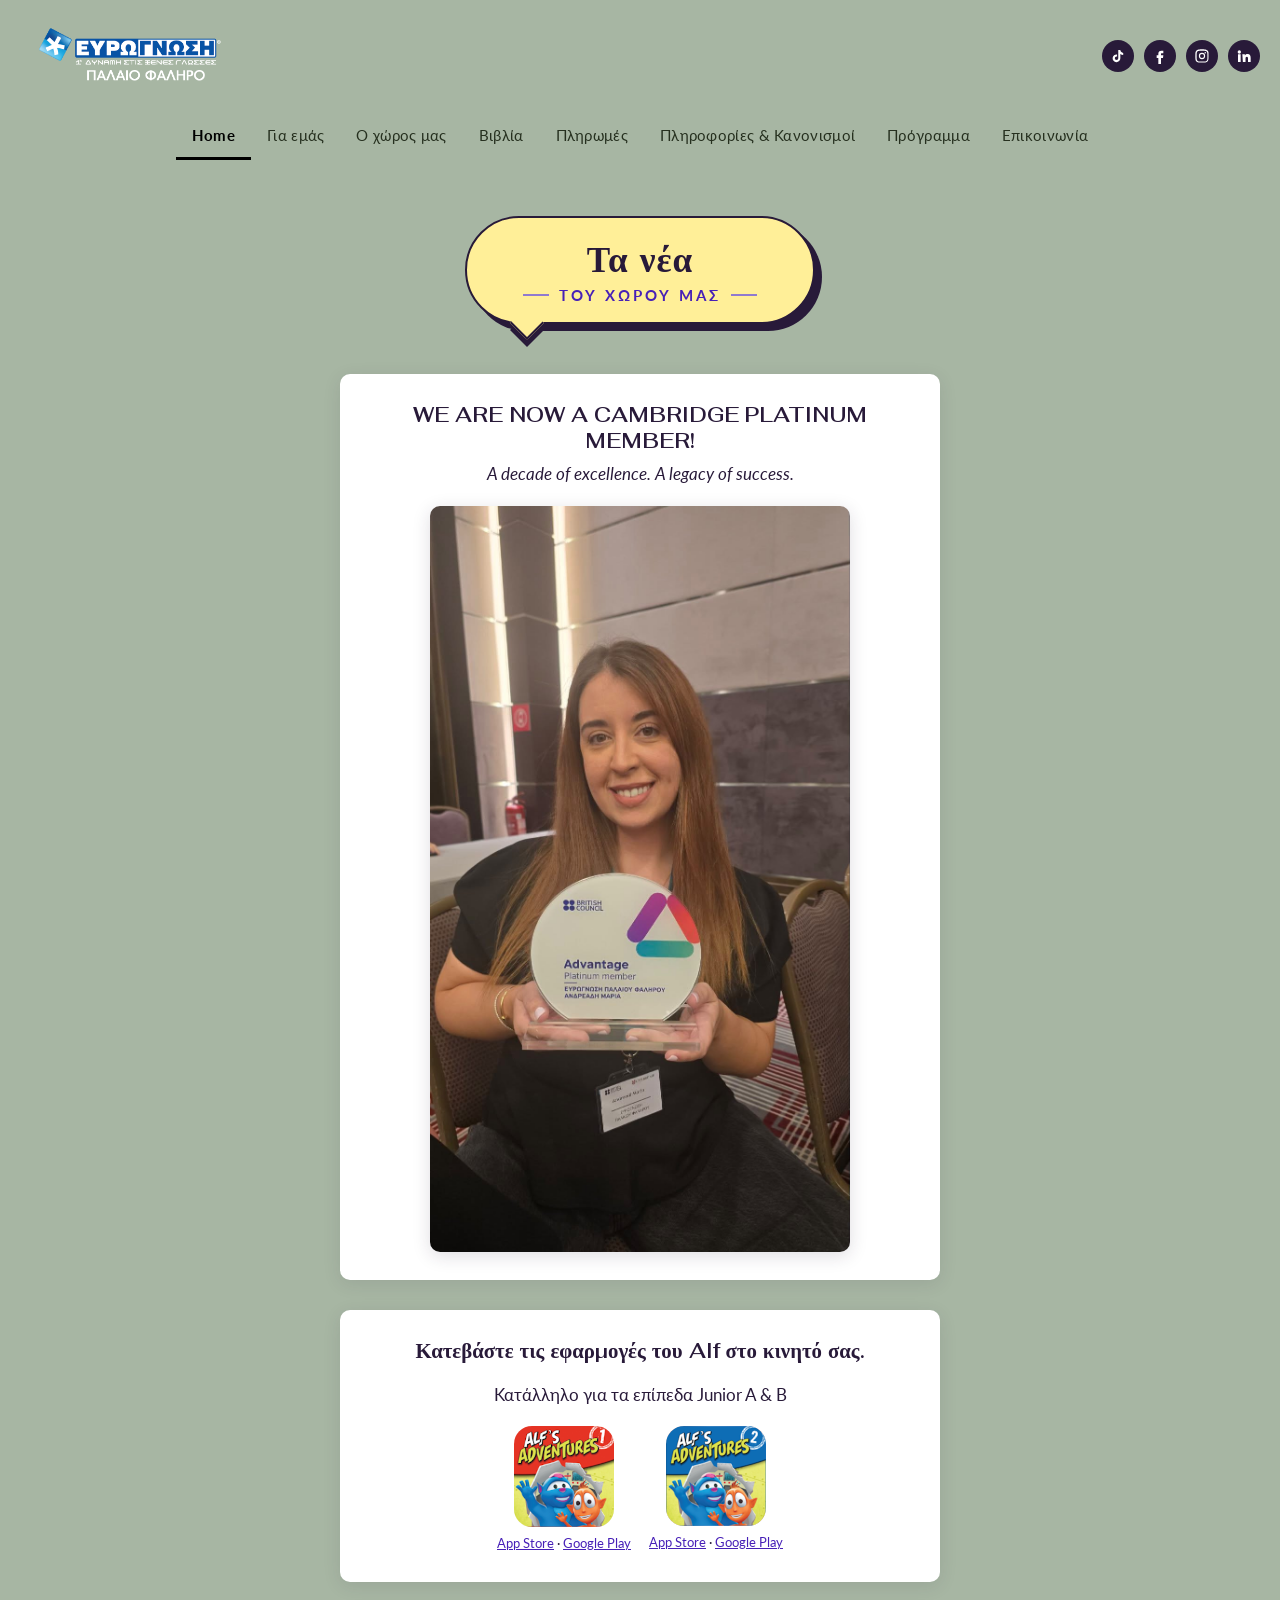
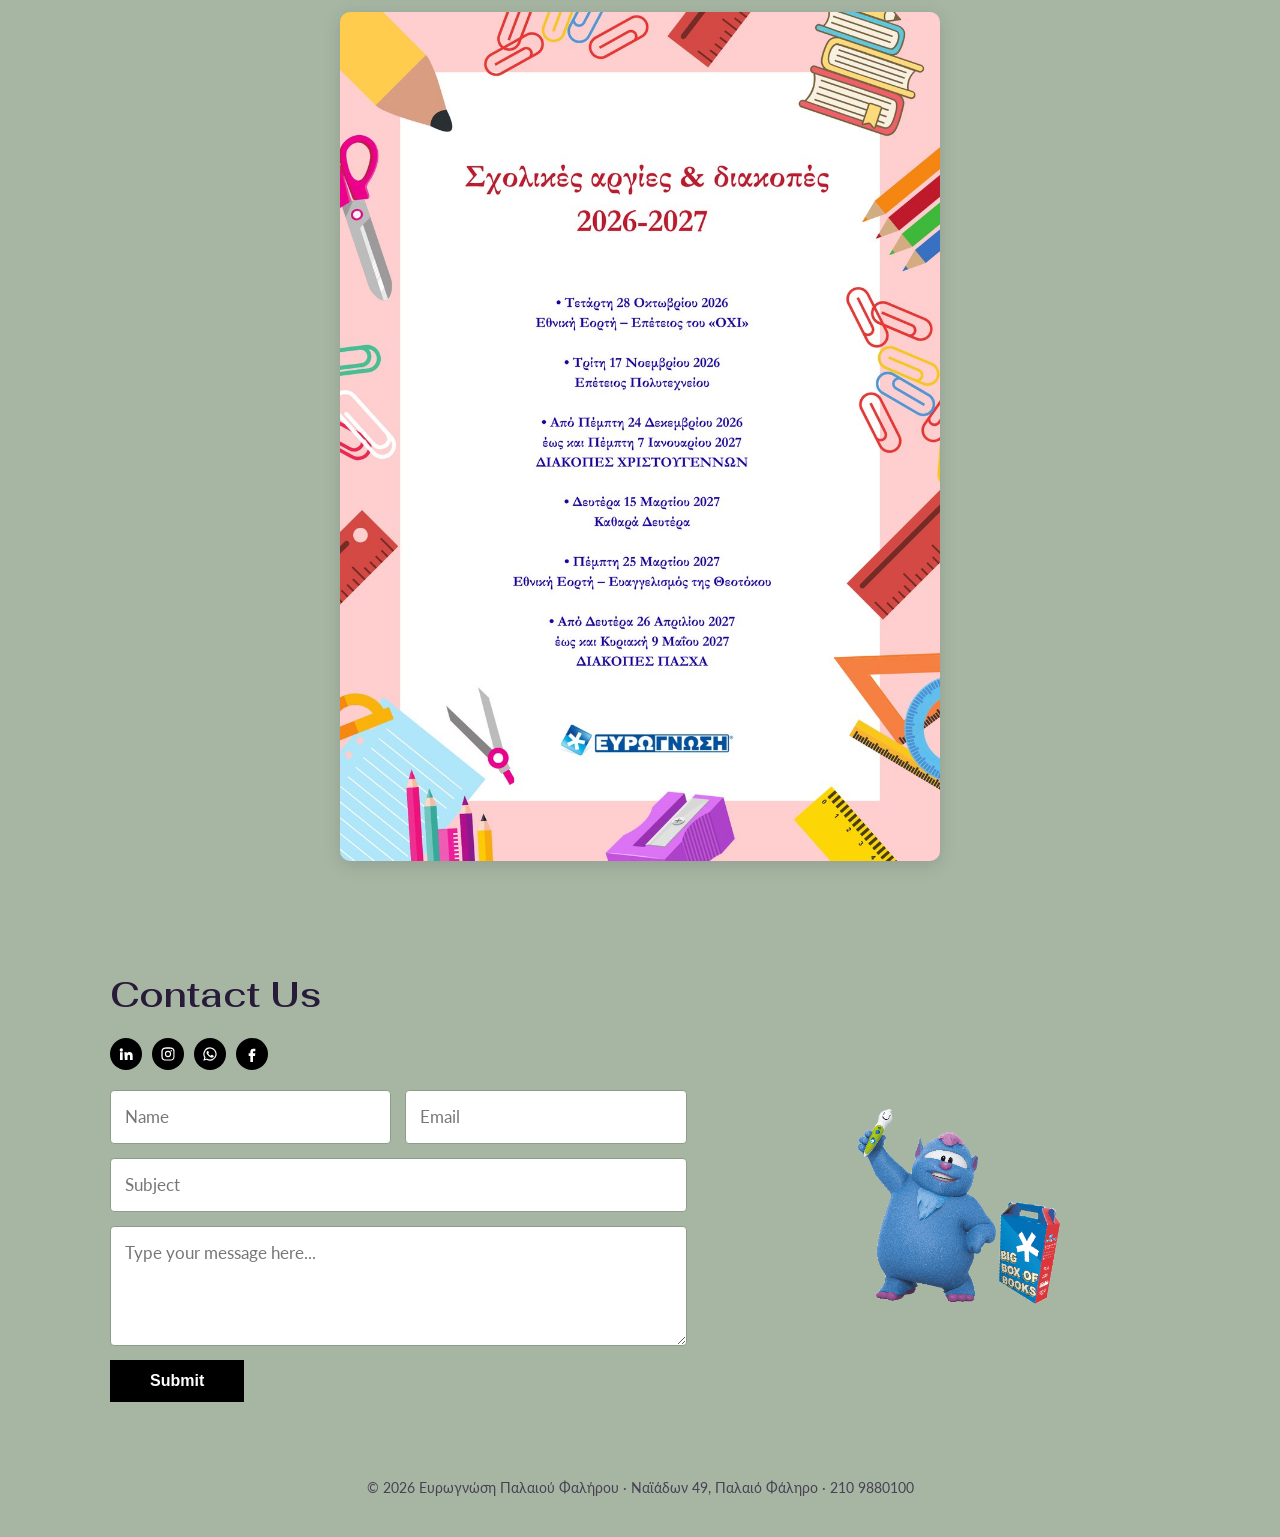
<file: index.html>
<!DOCTYPE html>
<html lang="el">
<head>
  <meta charset="utf-8">
  <meta name="viewport" content="width=device-width, initial-scale=1">
  <title>Eurognosi Falirou Language School</title>
  <meta name="description" content="Ευρωγνώση Παλαιού Φαλήρου – Κέντρο Ξένων Γλωσσών">
  <link rel="icon" type="image/png" href="images/favicon.png">
  <link rel="preconnect" href="https://fonts.googleapis.com">
  <link rel="preconnect" href="https://fonts.gstatic.com" crossorigin>
  <link href="https://fonts.googleapis.com/css2?family=Fahkwang:wght@400;600&family=Lato:wght@300;400;700&display=swap" rel="stylesheet">
  <link rel="stylesheet" href="css/style.css">
</head>
<body>
  <header class="site-header">
    <div class="header-top">
      <a class="logo" href="index.html"><img src="images/logo.png" alt="ΕΥΡΩΓΝΩΣΗ Παλαιού Φαλήρου" width="220" height="91"></a>
      <ul class="social"><li><a href="https://www.tiktok.com/@eurognosi_faliro" target="_blank" rel="noopener" aria-label="TikTok"><svg viewBox="0 0 24 24" aria-hidden="true"><path d="M16.6 5.8A4.3 4.3 0 0 1 15.5 3h-3.1v12.4a2.6 2.6 0 1 1-2.6-2.6c.3 0 .5 0 .8.1V9.7a5.8 5.8 0 1 0 4.9 5.7V9.1a7.4 7.4 0 0 0 4.3 1.4V7.4a4.3 4.3 0 0 1-3.2-1.6z"/></svg></a></li><li><a href="https://www.facebook.com/eurognosifalirou" target="_blank" rel="noopener" aria-label="Facebook"><svg viewBox="0 0 24 24" aria-hidden="true"><path d="M14 8h3V4h-3c-2.8 0-4.5 1.8-4.5 4.6V11H7v4h2.5v9h4v-9h3l.5-4h-3.5V8.8c0-.5.3-.8.5-.8z"/></svg></a></li><li><a href="https://www.instagram.com/eurognosifalirou/" target="_blank" rel="noopener" aria-label="Instagram"><svg viewBox="0 0 24 24" aria-hidden="true"><path d="M12 7.3A4.7 4.7 0 1 0 12 16.7 4.7 4.7 0 0 0 12 7.3zm0 7.7a3 3 0 1 1 0-6 3 3 0 0 1 0 6zm6-7.9a1.1 1.1 0 1 1-2.2 0 1.1 1.1 0 0 1 2.2 0zM21.9 8c-.1-1.6-.4-3-1.6-4.2S17.6 2.2 16 2.1C14.4 2 9.6 2 8 2.1 6.4 2.2 5 2.5 3.8 3.7S2.2 6.4 2.1 8C2 9.6 2 14.4 2.1 16c.1 1.6.4 3 1.6 4.2s2.6 1.5 4.2 1.6c1.6.1 6.4.1 8 0 1.6-.1 3-.4 4.2-1.6s1.5-2.6 1.6-4.2c.1-1.6.1-6.4 0-8zM19.8 18a3.2 3.2 0 0 1-1.8 1.8c-1.3.5-4.3.4-5.9.4s-4.6.1-5.9-.4A3.2 3.2 0 0 1 4.4 18c-.5-1.3-.4-4.3-.4-5.9s-.1-4.6.4-5.9A3.2 3.2 0 0 1 6.2 4.4C7.5 3.9 10.5 4 12 4s4.6-.1 5.9.4a3.2 3.2 0 0 1 1.8 1.8c.5 1.3.4 4.3.4 5.9s.2 4.6-.3 5.9z"/></svg></a></li><li><a href="https://www.linkedin.com/in/maria-andreadi-55410315a/" target="_blank" rel="noopener" aria-label="LinkedIn"><svg viewBox="0 0 24 24" aria-hidden="true"><path d="M4.98 3.5a2.5 2.5 0 1 1 0 5 2.5 2.5 0 0 1 0-5zM3 9.5h4V21H3zM9.5 9.5h3.8v1.6h.1c.5-1 1.8-2 3.8-2 4 0 4.8 2.6 4.8 6V21h-4v-5.2c0-1.2 0-2.8-1.7-2.8s-2 1.3-2 2.7V21h-4z"/></svg></a></li></ul>
      <button class="nav-toggle" aria-label="Μενού" aria-expanded="false"><span></span><span></span><span></span></button>
    </div>
    <nav class="main-nav" aria-label="Κύριο μενού">
      <ul>
          <li><a href="index.html" class="active" aria-current="page">Home</a></li>
          <li><a href="about.html">Για εμάς</a></li>
          <li><a href="our-space.html">Ο χώρος μας</a></li>
          <li><a href="books.html">Βιβλία</a><ul class="submenu"><li><a href="https://www.eurognosibooks.com/shop/category/4/index.html" target="_blank" rel="noopener">books</a></li></ul></li>
          <li><a href="payments.html">Πληρωμές</a></li>
          <li><a href="info.html">Πληροφορίες &amp; Κανονισμοί</a></li>
          <li><a href="schedule.html">Πρόγραμμα</a></li>
          <li><a href="contact.html">Επικοινωνία</a></li>
      </ul>
    </nav>
  </header>

  <main>
    <section class="section-home">
      <div class="container home-grid">
        <div>
          <h2 class="home-heading">Τα νέα <span class="sub">του χώρου μας</span></h2>
          <div class="card news-award">
            <h3>WE ARE NOW A CAMBRIDGE PLATINUM MEMBER!</h3>
            <p>A decade of excellence. A legacy of success.</p>
            <img class="poster" src="images/cambridge-platinum-award.jpg" alt="Η κ. Ανδρεάδη Μαρία με το βραβείο Cambridge Platinum Member" width="901" height="1600">
          </div>
          <div class="card" style="margin-top:30px">
            <h3>Κατεβάστε τις εφαρμογές του Alf στο κινητό σας.</h3>
            <p>Κατάλληλο για τα επίπεδα Junior A &amp; B</p>
            <div class="apps">
              <div class="app">
                <a class="app-link" href="https://play.google.com/store/apps/details?id=com.hamilton.AlfsAdventures1"
                   data-ios="https://apps.apple.com/app/id6745763715" target="_blank" rel="noopener">
                  <img src="images/alf-app-1.png" alt="Alf's Adventures 1" width="100" height="101">
                </a>
                <span class="stores">
                  <a href="https://apps.apple.com/app/id6745763715" target="_blank" rel="noopener">App Store</a> ·
                  <a href="https://play.google.com/store/apps/details?id=com.hamilton.AlfsAdventures1" target="_blank" rel="noopener">Google Play</a>
                </span>
              </div>
              <div class="app">
                <a class="app-link" href="https://play.google.com/store/apps/details?id=com.hamilton.AlfsAdventures2"
                   data-ios="https://apps.apple.com/app/id6748366692" target="_blank" rel="noopener">
                  <img src="images/alf-app-2.png" alt="Alf's Adventures 2" width="100" height="101">
                </a>
                <span class="stores">
                  <a href="https://apps.apple.com/app/id6748366692" target="_blank" rel="noopener">App Store</a> ·
                  <a href="https://play.google.com/store/apps/details?id=com.hamilton.AlfsAdventures2" target="_blank" rel="noopener">Google Play</a>
                </span>
              </div>
            </div>
          </div>
          <img class="poster" style="margin-top:30px" src="images/holidays-2026-2027.jpg" alt="Σχολικές αργίες &amp; διακοπές 2026-2027" width="1000" height="1414" loading="lazy">
        </div>
      </div>
    </section>
  </main>

  <footer class="site-footer">
    <div class="container footer-grid">
      <div>
        <h2>Contact Us</h2>
        <ul class="social"><li><a href="https://www.linkedin.com/in/maria-andreadi-55410315a/" target="_blank" rel="noopener" aria-label="LinkedIn"><svg viewBox="0 0 24 24" aria-hidden="true"><path d="M4.98 3.5a2.5 2.5 0 1 1 0 5 2.5 2.5 0 0 1 0-5zM3 9.5h4V21H3zM9.5 9.5h3.8v1.6h.1c.5-1 1.8-2 3.8-2 4 0 4.8 2.6 4.8 6V21h-4v-5.2c0-1.2 0-2.8-1.7-2.8s-2 1.3-2 2.7V21h-4z"/></svg></a></li><li><a href="https://www.instagram.com/eurognosifalirou/" target="_blank" rel="noopener" aria-label="Instagram"><svg viewBox="0 0 24 24" aria-hidden="true"><path d="M12 7.3A4.7 4.7 0 1 0 12 16.7 4.7 4.7 0 0 0 12 7.3zm0 7.7a3 3 0 1 1 0-6 3 3 0 0 1 0 6zm6-7.9a1.1 1.1 0 1 1-2.2 0 1.1 1.1 0 0 1 2.2 0zM21.9 8c-.1-1.6-.4-3-1.6-4.2S17.6 2.2 16 2.1C14.4 2 9.6 2 8 2.1 6.4 2.2 5 2.5 3.8 3.7S2.2 6.4 2.1 8C2 9.6 2 14.4 2.1 16c.1 1.6.4 3 1.6 4.2s2.6 1.5 4.2 1.6c1.6.1 6.4.1 8 0 1.6-.1 3-.4 4.2-1.6s1.5-2.6 1.6-4.2c.1-1.6.1-6.4 0-8zM19.8 18a3.2 3.2 0 0 1-1.8 1.8c-1.3.5-4.3.4-5.9.4s-4.6.1-5.9-.4A3.2 3.2 0 0 1 4.4 18c-.5-1.3-.4-4.3-.4-5.9s-.1-4.6.4-5.9A3.2 3.2 0 0 1 6.2 4.4C7.5 3.9 10.5 4 12 4s4.6-.1 5.9.4a3.2 3.2 0 0 1 1.8 1.8c.5 1.3.4 4.3.4 5.9s.2 4.6-.3 5.9z"/></svg></a></li><li><a href="tel:+306947251760" target="_blank" rel="noopener" aria-label="WhatsApp"><svg viewBox="0 0 24 24" aria-hidden="true"><path d="M12 2a10 10 0 0 0-8.6 15.1L2 22l5-1.3A10 10 0 1 0 12 2zm0 18.2a8.2 8.2 0 0 1-4.2-1.1l-.3-.2-3 .8.8-2.9-.2-.3A8.2 8.2 0 1 1 12 20.2zm4.5-6.1c-.2-.1-1.5-.7-1.7-.8s-.4-.1-.6.1-.7.8-.8 1-.3.2-.5.1a6.7 6.7 0 0 1-3.3-2.9c-.3-.4.2-.4.7-1.4.1-.2 0-.3 0-.4l-.8-1.8c-.2-.5-.4-.4-.6-.4h-.5a1 1 0 0 0-.7.3 3 3 0 0 0-.9 2.2 5.1 5.1 0 0 0 1.1 2.7 11.6 11.6 0 0 0 4.5 4c1.7.7 2.3.8 3.2.6a2.7 2.7 0 0 0 1.8-1.3 2.2 2.2 0 0 0 .2-1.3c-.1-.1-.3-.2-.5-.3z"/></svg></a></li><li><a href="https://www.facebook.com/eurognosifalirou/" target="_blank" rel="noopener" aria-label="Facebook"><svg viewBox="0 0 24 24" aria-hidden="true"><path d="M14 8h3V4h-3c-2.8 0-4.5 1.8-4.5 4.6V11H7v4h2.5v9h4v-9h3l.5-4h-3.5V8.8c0-.5.3-.8.5-.8z"/></svg></a></li></ul>
        <form class="contact-form" data-to="palaiofaliro1@eurognosi.info">
          <input type="text" name="name" placeholder="Name" aria-label="Name" required>
          <input type="email" name="email" placeholder="Email" aria-label="Email" required>
          <input class="full" type="text" name="subject" placeholder="Subject" aria-label="Subject">
          <textarea class="full" name="message" placeholder="Type your message here..." aria-label="Message" required></textarea>
          <button class="btn" type="submit">Submit</button>
          <p class="form-msg" role="status"></p>
        </form>
      </div>
      <img class="footer-alf" src="images/alf.png" alt="Alf" width="600" height="374" loading="lazy">
    </div>
    <p class="copyright">&copy; <span id="year">2026</span> Ευρωγνώση Παλαιού Φαλήρου · Ναϊάδων 49, Παλαιό Φάληρο · 210 9880100</p>
  </footer>

  <script>document.getElementById('year').textContent = new Date().getFullYear();</script>
  <script src="js/main.js"></script>
</body>
</html>
</file>
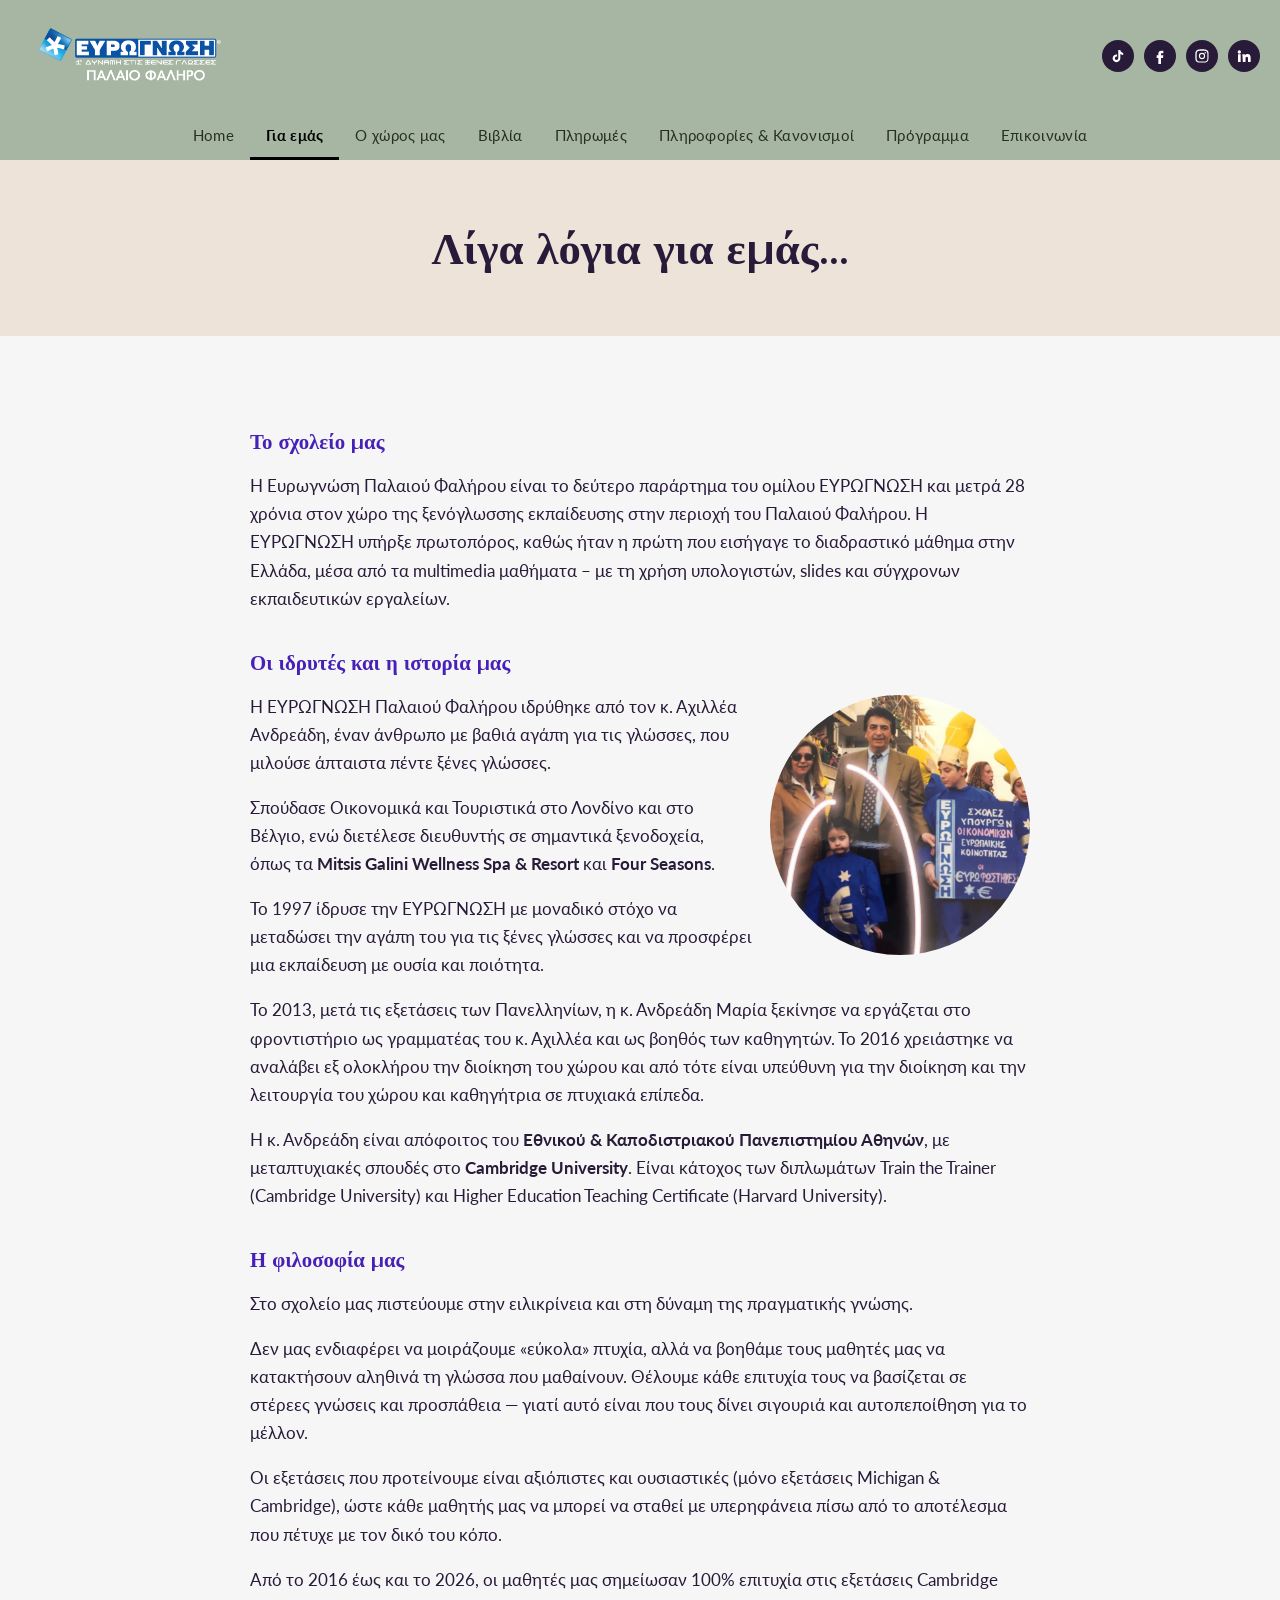
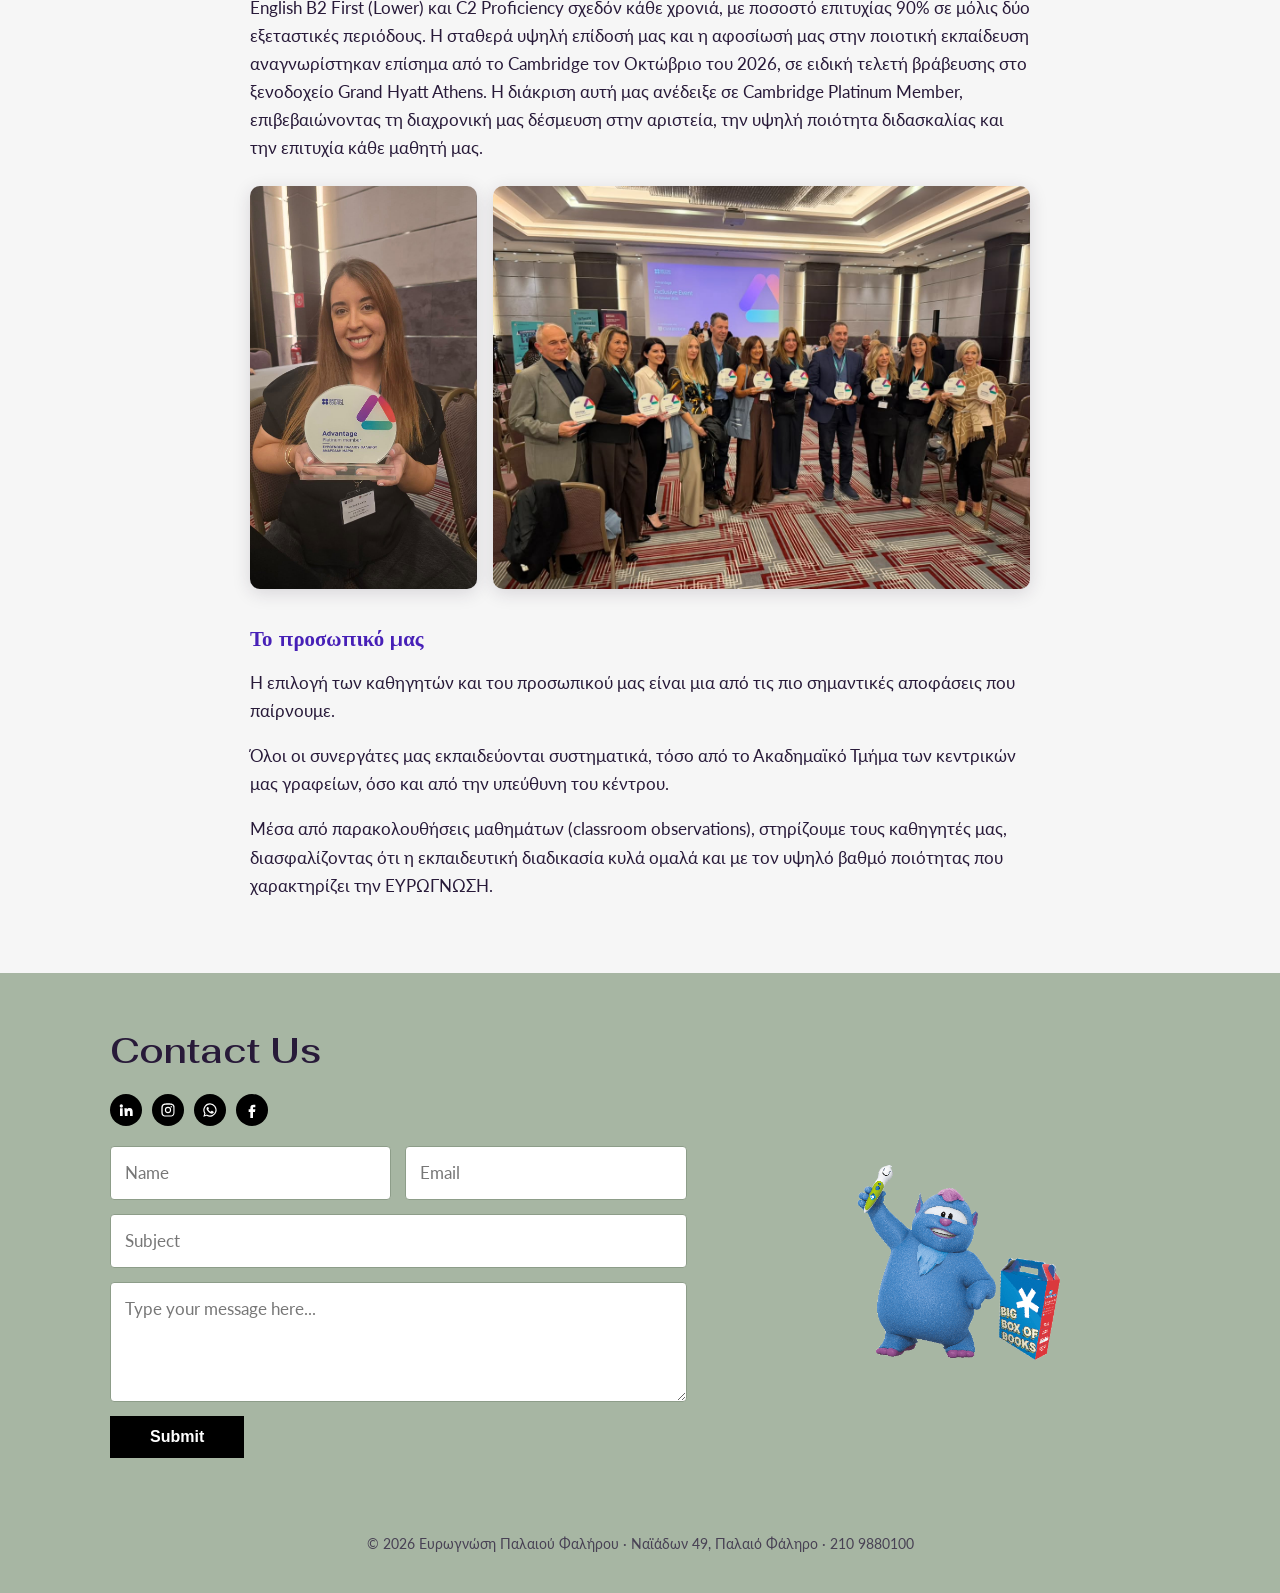
<file: about.html>
<!DOCTYPE html>
<html lang="el">
<head>
  <meta charset="utf-8">
  <meta name="viewport" content="width=device-width, initial-scale=1">
  <title>Για εμάς | www.eurognosifaliro.com</title>
  <meta name="description" content="Ευρωγνώση Παλαιού Φαλήρου – Κέντρο Ξένων Γλωσσών">
  <link rel="icon" type="image/png" href="images/favicon.png">
  <link rel="preconnect" href="https://fonts.googleapis.com">
  <link rel="preconnect" href="https://fonts.gstatic.com" crossorigin>
  <link href="https://fonts.googleapis.com/css2?family=Fahkwang:wght@400;600&family=Lato:wght@300;400;700&display=swap" rel="stylesheet">
  <link rel="stylesheet" href="css/style.css">
</head>
<body>
  <header class="site-header">
    <div class="header-top">
      <a class="logo" href="index.html"><img src="images/logo.png" alt="ΕΥΡΩΓΝΩΣΗ Παλαιού Φαλήρου" width="220" height="91"></a>
      <ul class="social"><li><a href="https://www.tiktok.com/@eurognosi_faliro" target="_blank" rel="noopener" aria-label="TikTok"><svg viewBox="0 0 24 24" aria-hidden="true"><path d="M16.6 5.8A4.3 4.3 0 0 1 15.5 3h-3.1v12.4a2.6 2.6 0 1 1-2.6-2.6c.3 0 .5 0 .8.1V9.7a5.8 5.8 0 1 0 4.9 5.7V9.1a7.4 7.4 0 0 0 4.3 1.4V7.4a4.3 4.3 0 0 1-3.2-1.6z"/></svg></a></li><li><a href="https://www.facebook.com/eurognosifalirou" target="_blank" rel="noopener" aria-label="Facebook"><svg viewBox="0 0 24 24" aria-hidden="true"><path d="M14 8h3V4h-3c-2.8 0-4.5 1.8-4.5 4.6V11H7v4h2.5v9h4v-9h3l.5-4h-3.5V8.8c0-.5.3-.8.5-.8z"/></svg></a></li><li><a href="https://www.instagram.com/eurognosifalirou/" target="_blank" rel="noopener" aria-label="Instagram"><svg viewBox="0 0 24 24" aria-hidden="true"><path d="M12 7.3A4.7 4.7 0 1 0 12 16.7 4.7 4.7 0 0 0 12 7.3zm0 7.7a3 3 0 1 1 0-6 3 3 0 0 1 0 6zm6-7.9a1.1 1.1 0 1 1-2.2 0 1.1 1.1 0 0 1 2.2 0zM21.9 8c-.1-1.6-.4-3-1.6-4.2S17.6 2.2 16 2.1C14.4 2 9.6 2 8 2.1 6.4 2.2 5 2.5 3.8 3.7S2.2 6.4 2.1 8C2 9.6 2 14.4 2.1 16c.1 1.6.4 3 1.6 4.2s2.6 1.5 4.2 1.6c1.6.1 6.4.1 8 0 1.6-.1 3-.4 4.2-1.6s1.5-2.6 1.6-4.2c.1-1.6.1-6.4 0-8zM19.8 18a3.2 3.2 0 0 1-1.8 1.8c-1.3.5-4.3.4-5.9.4s-4.6.1-5.9-.4A3.2 3.2 0 0 1 4.4 18c-.5-1.3-.4-4.3-.4-5.9s-.1-4.6.4-5.9A3.2 3.2 0 0 1 6.2 4.4C7.5 3.9 10.5 4 12 4s4.6-.1 5.9.4a3.2 3.2 0 0 1 1.8 1.8c.5 1.3.4 4.3.4 5.9s.2 4.6-.3 5.9z"/></svg></a></li><li><a href="https://www.linkedin.com/in/maria-andreadi-55410315a/" target="_blank" rel="noopener" aria-label="LinkedIn"><svg viewBox="0 0 24 24" aria-hidden="true"><path d="M4.98 3.5a2.5 2.5 0 1 1 0 5 2.5 2.5 0 0 1 0-5zM3 9.5h4V21H3zM9.5 9.5h3.8v1.6h.1c.5-1 1.8-2 3.8-2 4 0 4.8 2.6 4.8 6V21h-4v-5.2c0-1.2 0-2.8-1.7-2.8s-2 1.3-2 2.7V21h-4z"/></svg></a></li></ul>
      <button class="nav-toggle" aria-label="Μενού" aria-expanded="false"><span></span><span></span><span></span></button>
    </div>
    <nav class="main-nav" aria-label="Κύριο μενού">
      <ul>
          <li><a href="index.html">Home</a></li>
          <li><a href="about.html" class="active" aria-current="page">Για εμάς</a></li>
          <li><a href="our-space.html">Ο χώρος μας</a></li>
          <li><a href="books.html">Βιβλία</a><ul class="submenu"><li><a href="https://www.eurognosibooks.com/shop/category/4/index.html" target="_blank" rel="noopener">books</a></li></ul></li>
          <li><a href="payments.html">Πληρωμές</a></li>
          <li><a href="info.html">Πληροφορίες &amp; Κανονισμοί</a></li>
          <li><a href="schedule.html">Πρόγραμμα</a></li>
          <li><a href="contact.html">Επικοινωνία</a></li>
      </ul>
    </nav>
  </header>

  <main>
    <div class="page-banner"><h1>Λίγα λόγια για εμάς...</h1></div>
    <section>
      <div class="container prose">
        <h3>Το σχολείο μας</h3>
        <p>Η Ευρωγνώση Παλαιού Φαλήρου είναι το δεύτερο παράρτημα του ομίλου ΕΥΡΩΓΝΩΣΗ και μετρά 28 χρόνια στον χώρο της ξενόγλωσσης εκπαίδευσης στην περιοχή του Παλαιού Φαλήρου. Η ΕΥΡΩΓΝΩΣΗ υπήρξε πρωτοπόρος, καθώς ήταν η πρώτη που εισήγαγε το διαδραστικό μάθημα στην Ελλάδα, μέσα από τα multimedia μαθήματα – με τη χρήση υπολογιστών, slides και σύγχρονων εκπαιδευτικών εργαλείων.</p>

        <h3>Οι ιδρυτές και η ιστορία μας</h3>
        <img class="about-photo" src="images/about.jpg" alt="Οι ιδρυτές της Ευρωγνώσης Παλαιού Φαλήρου" width="800" height="800" loading="lazy">
        <p>Η ΕΥΡΩΓΝΩΣΗ Παλαιού Φαλήρου ιδρύθηκε από τον κ. Αχιλλέα Ανδρεάδη, έναν άνθρωπο με βαθιά αγάπη για τις γλώσσες, που μιλούσε άπταιστα πέντε ξένες γλώσσες.</p>
        <p>Σπούδασε Οικονομικά και Τουριστικά στο Λονδίνο και στο Βέλγιο, ενώ διετέλεσε διευθυντής σε σημαντικά ξενοδοχεία, όπως τα <strong>Mitsis Galini Wellness Spa &amp; Resort</strong> και <strong>Four Seasons</strong>.</p>
        <p>Το 1997 ίδρυσε την ΕΥΡΩΓΝΩΣΗ με μοναδικό στόχο να μεταδώσει την αγάπη του για τις ξένες γλώσσες και να προσφέρει μια εκπαίδευση με ουσία και ποιότητα.</p>
        <p>Το 2013, μετά τις εξετάσεις των Πανελληνίων, η κ. Ανδρεάδη Μαρία ξεκίνησε να εργάζεται στο φροντιστήριο ως γραμματέας του κ. Αχιλλέα και ως βοηθός των καθηγητών. Το 2016 χρειάστηκε να αναλάβει εξ ολοκλήρου την διοίκηση του χώρου και από τότε είναι υπεύθυνη για την διοίκηση και την λειτουργία του χώρου και καθηγήτρια σε πτυχιακά επίπεδα.</p>
        <p>Η κ. Ανδρεάδη είναι απόφοιτος του <strong>Εθνικού &amp; Καποδιστριακού Πανεπιστημίου Αθηνών</strong>, με μεταπτυχιακές σπουδές στο <strong>Cambridge University</strong>. Είναι κάτοχος των διπλωμάτων Train the Trainer (Cambridge University) και Higher Education Teaching Certificate (Harvard University).</p>

        <h3>Η φιλοσοφία μας</h3>
        <p>Στο σχολείο μας πιστεύουμε στην ειλικρίνεια και στη δύναμη της πραγματικής γνώσης.</p>
        <p>Δεν μας ενδιαφέρει να μοιράζουμε «εύκολα» πτυχία, αλλά να βοηθάμε τους μαθητές μας να κατακτήσουν αληθινά τη γλώσσα που μαθαίνουν. Θέλουμε κάθε επιτυχία τους να βασίζεται σε στέρεες γνώσεις και προσπάθεια — γιατί αυτό είναι που τους δίνει σιγουριά και αυτοπεποίθηση για το μέλλον.</p>
        <p>Οι εξετάσεις που προτείνουμε είναι αξιόπιστες και ουσιαστικές (μόνο εξετάσεις Michigan &amp; Cambridge), ώστε κάθε μαθητής μας να μπορεί να σταθεί με υπερηφάνεια πίσω από το αποτέλεσμα που πέτυχε με τον δικό του κόπο.</p>
        <p>Από το 2016 έως και το 2026, οι μαθητές μας σημείωσαν 100% επιτυχία στις εξετάσεις Cambridge English B2 First (Lower) και C2 Proficiency σχεδόν κάθε χρονιά, με ποσοστό επιτυχίας 90% σε μόλις δύο εξεταστικές περιόδους. Η σταθερά υψηλή επίδοσή μας και η αφοσίωσή μας στην ποιοτική εκπαίδευση αναγνωρίστηκαν επίσημα από το Cambridge τον Οκτώβριο του 2026, σε ειδική τελετή βράβευσης στο ξενοδοχείο Grand Hyatt Athens. Η διάκριση αυτή μας ανέδειξε σε Cambridge Platinum Member, επιβεβαιώνοντας τη διαχρονική μας δέσμευση στην αριστεία, την υψηλή ποιότητα διδασκαλίας και την επιτυχία κάθε μαθητή μας.</p>
        <div class="award-photos">
          <img src="images/cambridge-platinum-award.jpg" alt="Η κ. Ανδρεάδη Μαρία με το βραβείο Cambridge Platinum Member" width="901" height="1600" loading="lazy">
          <img src="images/cambridge-platinum-team.jpg" alt="Τελετή βράβευσης Cambridge στο Grand Hyatt Athens, Οκτώβριος 2026" width="1206" height="904" loading="lazy">
        </div>

        <h3>Το προσωπικό μας</h3>
        <p>Η επιλογή των καθηγητών και του προσωπικού μας είναι μια από τις πιο σημαντικές αποφάσεις που παίρνουμε.</p>
        <p>Όλοι οι συνεργάτες μας εκπαιδεύονται συστηματικά, τόσο από το Ακαδημαϊκό Τμήμα των κεντρικών μας γραφείων, όσο και από την υπεύθυνη του κέντρου.</p>
        <p>Μέσα από παρακολουθήσεις μαθημάτων (classroom observations), στηρίζουμε τους καθηγητές μας, διασφαλίζοντας ότι η εκπαιδευτική διαδικασία κυλά ομαλά και με τον υψηλό βαθμό ποιότητας που χαρακτηρίζει την ΕΥΡΩΓΝΩΣΗ.</p>
      </div>
    </section>
  </main>

  <footer class="site-footer">
    <div class="container footer-grid">
      <div>
        <h2>Contact Us</h2>
        <ul class="social"><li><a href="https://www.linkedin.com/in/maria-andreadi-55410315a/" target="_blank" rel="noopener" aria-label="LinkedIn"><svg viewBox="0 0 24 24" aria-hidden="true"><path d="M4.98 3.5a2.5 2.5 0 1 1 0 5 2.5 2.5 0 0 1 0-5zM3 9.5h4V21H3zM9.5 9.5h3.8v1.6h.1c.5-1 1.8-2 3.8-2 4 0 4.8 2.6 4.8 6V21h-4v-5.2c0-1.2 0-2.8-1.7-2.8s-2 1.3-2 2.7V21h-4z"/></svg></a></li><li><a href="https://www.instagram.com/eurognosifalirou/" target="_blank" rel="noopener" aria-label="Instagram"><svg viewBox="0 0 24 24" aria-hidden="true"><path d="M12 7.3A4.7 4.7 0 1 0 12 16.7 4.7 4.7 0 0 0 12 7.3zm0 7.7a3 3 0 1 1 0-6 3 3 0 0 1 0 6zm6-7.9a1.1 1.1 0 1 1-2.2 0 1.1 1.1 0 0 1 2.2 0zM21.9 8c-.1-1.6-.4-3-1.6-4.2S17.6 2.2 16 2.1C14.4 2 9.6 2 8 2.1 6.4 2.2 5 2.5 3.8 3.7S2.2 6.4 2.1 8C2 9.6 2 14.4 2.1 16c.1 1.6.4 3 1.6 4.2s2.6 1.5 4.2 1.6c1.6.1 6.4.1 8 0 1.6-.1 3-.4 4.2-1.6s1.5-2.6 1.6-4.2c.1-1.6.1-6.4 0-8zM19.8 18a3.2 3.2 0 0 1-1.8 1.8c-1.3.5-4.3.4-5.9.4s-4.6.1-5.9-.4A3.2 3.2 0 0 1 4.4 18c-.5-1.3-.4-4.3-.4-5.9s-.1-4.6.4-5.9A3.2 3.2 0 0 1 6.2 4.4C7.5 3.9 10.5 4 12 4s4.6-.1 5.9.4a3.2 3.2 0 0 1 1.8 1.8c.5 1.3.4 4.3.4 5.9s.2 4.6-.3 5.9z"/></svg></a></li><li><a href="tel:+306947251760" target="_blank" rel="noopener" aria-label="WhatsApp"><svg viewBox="0 0 24 24" aria-hidden="true"><path d="M12 2a10 10 0 0 0-8.6 15.1L2 22l5-1.3A10 10 0 1 0 12 2zm0 18.2a8.2 8.2 0 0 1-4.2-1.1l-.3-.2-3 .8.8-2.9-.2-.3A8.2 8.2 0 1 1 12 20.2zm4.5-6.1c-.2-.1-1.5-.7-1.7-.8s-.4-.1-.6.1-.7.8-.8 1-.3.2-.5.1a6.7 6.7 0 0 1-3.3-2.9c-.3-.4.2-.4.7-1.4.1-.2 0-.3 0-.4l-.8-1.8c-.2-.5-.4-.4-.6-.4h-.5a1 1 0 0 0-.7.3 3 3 0 0 0-.9 2.2 5.1 5.1 0 0 0 1.1 2.7 11.6 11.6 0 0 0 4.5 4c1.7.7 2.3.8 3.2.6a2.7 2.7 0 0 0 1.8-1.3 2.2 2.2 0 0 0 .2-1.3c-.1-.1-.3-.2-.5-.3z"/></svg></a></li><li><a href="https://www.facebook.com/eurognosifalirou/" target="_blank" rel="noopener" aria-label="Facebook"><svg viewBox="0 0 24 24" aria-hidden="true"><path d="M14 8h3V4h-3c-2.8 0-4.5 1.8-4.5 4.6V11H7v4h2.5v9h4v-9h3l.5-4h-3.5V8.8c0-.5.3-.8.5-.8z"/></svg></a></li></ul>
        <form class="contact-form" data-to="palaiofaliro1@eurognosi.info">
          <input type="text" name="name" placeholder="Name" aria-label="Name" required>
          <input type="email" name="email" placeholder="Email" aria-label="Email" required>
          <input class="full" type="text" name="subject" placeholder="Subject" aria-label="Subject">
          <textarea class="full" name="message" placeholder="Type your message here..." aria-label="Message" required></textarea>
          <button class="btn" type="submit">Submit</button>
          <p class="form-msg" role="status"></p>
        </form>
      </div>
      <img class="footer-alf" src="images/alf.png" alt="Alf" width="600" height="374" loading="lazy">
    </div>
    <p class="copyright">&copy; <span id="year">2026</span> Ευρωγνώση Παλαιού Φαλήρου · Ναϊάδων 49, Παλαιό Φάληρο · 210 9880100</p>
  </footer>

  <script>document.getElementById('year').textContent = new Date().getFullYear();</script>
  <script src="js/main.js"></script>
</body>
</html>
</file>
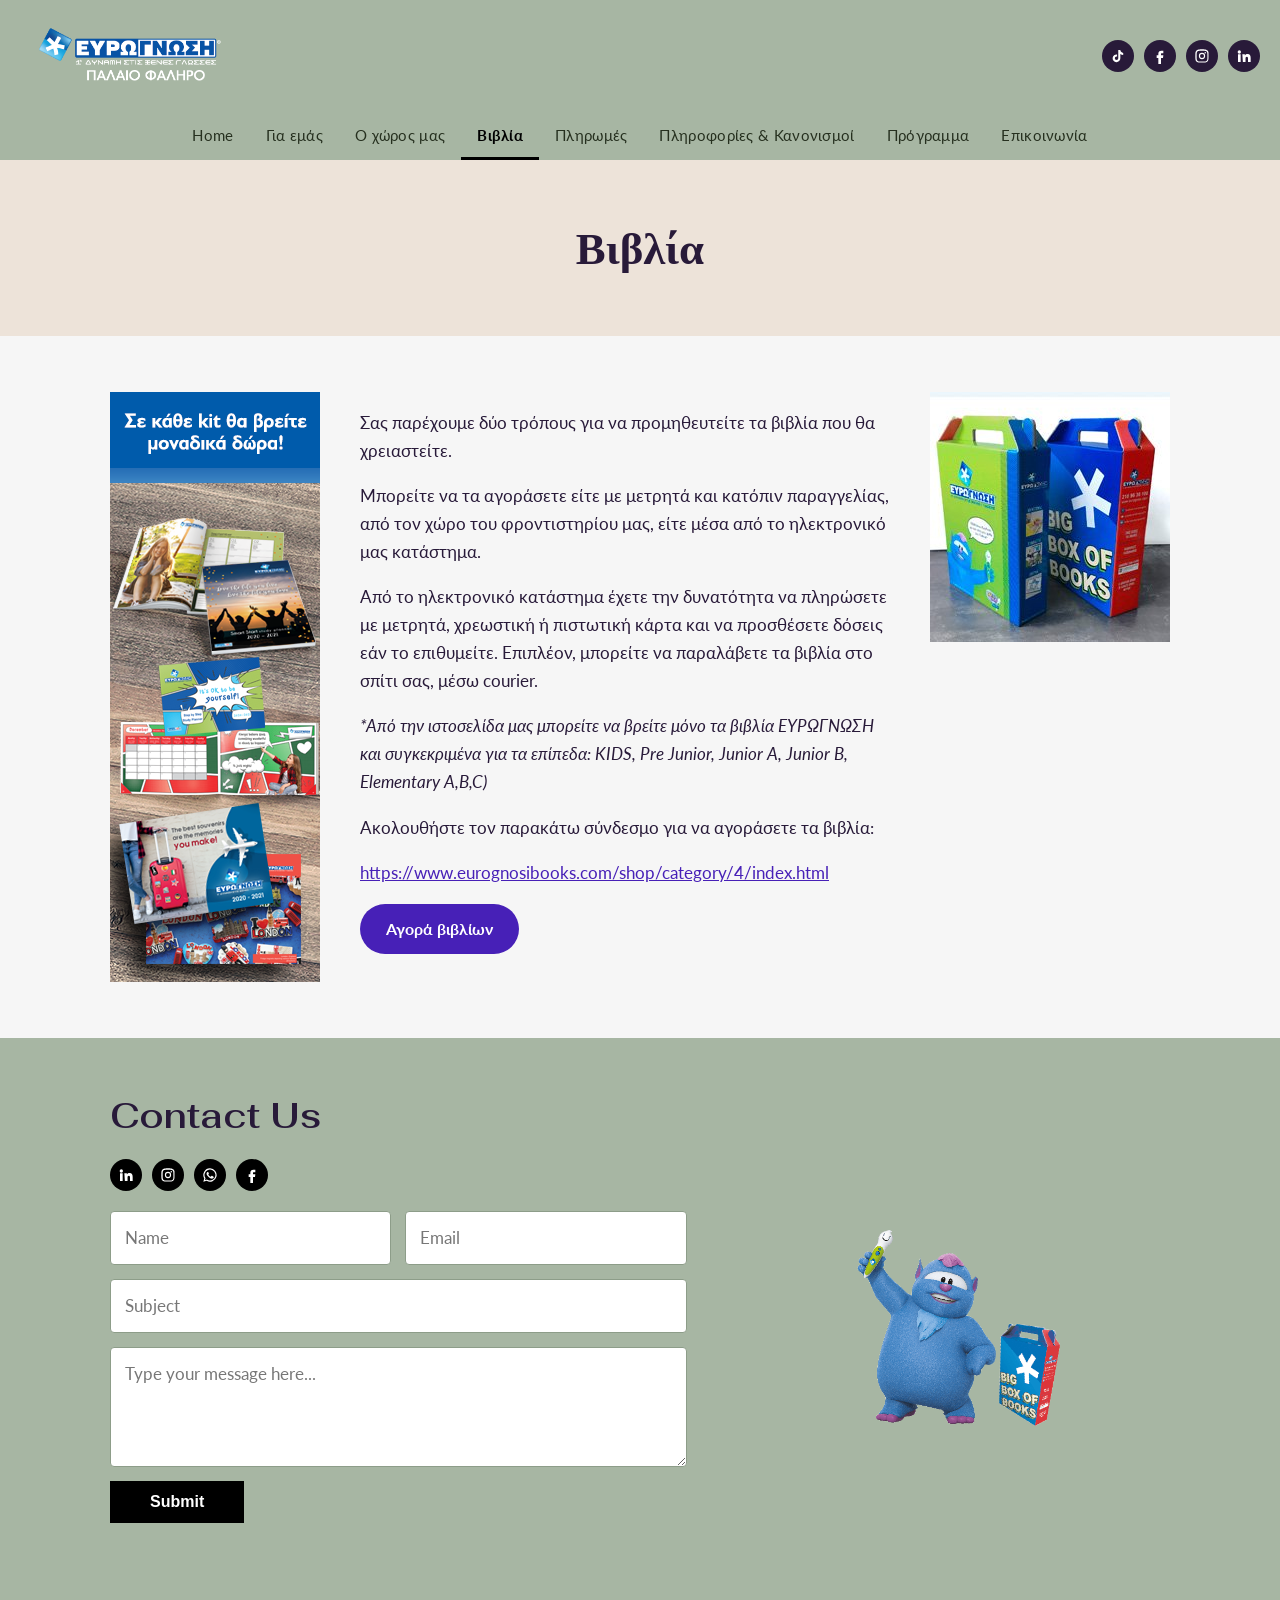
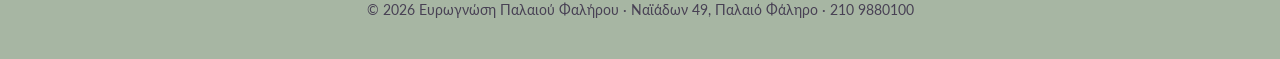
<file: books.html>
<!DOCTYPE html>
<html lang="el">
<head>
  <meta charset="utf-8">
  <meta name="viewport" content="width=device-width, initial-scale=1">
  <title>Βιβλία | www.eurognosifaliro.com</title>
  <meta name="description" content="Ευρωγνώση Παλαιού Φαλήρου – Κέντρο Ξένων Γλωσσών">
  <link rel="icon" type="image/png" href="images/favicon.png">
  <link rel="preconnect" href="https://fonts.googleapis.com">
  <link rel="preconnect" href="https://fonts.gstatic.com" crossorigin>
  <link href="https://fonts.googleapis.com/css2?family=Fahkwang:wght@400;600&family=Lato:wght@300;400;700&display=swap" rel="stylesheet">
  <link rel="stylesheet" href="css/style.css">
</head>
<body>
  <header class="site-header">
    <div class="header-top">
      <a class="logo" href="index.html"><img src="images/logo.png" alt="ΕΥΡΩΓΝΩΣΗ Παλαιού Φαλήρου" width="220" height="91"></a>
      <ul class="social"><li><a href="https://www.tiktok.com/@eurognosi_faliro" target="_blank" rel="noopener" aria-label="TikTok"><svg viewBox="0 0 24 24" aria-hidden="true"><path d="M16.6 5.8A4.3 4.3 0 0 1 15.5 3h-3.1v12.4a2.6 2.6 0 1 1-2.6-2.6c.3 0 .5 0 .8.1V9.7a5.8 5.8 0 1 0 4.9 5.7V9.1a7.4 7.4 0 0 0 4.3 1.4V7.4a4.3 4.3 0 0 1-3.2-1.6z"/></svg></a></li><li><a href="https://www.facebook.com/eurognosifalirou" target="_blank" rel="noopener" aria-label="Facebook"><svg viewBox="0 0 24 24" aria-hidden="true"><path d="M14 8h3V4h-3c-2.8 0-4.5 1.8-4.5 4.6V11H7v4h2.5v9h4v-9h3l.5-4h-3.5V8.8c0-.5.3-.8.5-.8z"/></svg></a></li><li><a href="https://www.instagram.com/eurognosifalirou/" target="_blank" rel="noopener" aria-label="Instagram"><svg viewBox="0 0 24 24" aria-hidden="true"><path d="M12 7.3A4.7 4.7 0 1 0 12 16.7 4.7 4.7 0 0 0 12 7.3zm0 7.7a3 3 0 1 1 0-6 3 3 0 0 1 0 6zm6-7.9a1.1 1.1 0 1 1-2.2 0 1.1 1.1 0 0 1 2.2 0zM21.9 8c-.1-1.6-.4-3-1.6-4.2S17.6 2.2 16 2.1C14.4 2 9.6 2 8 2.1 6.4 2.2 5 2.5 3.8 3.7S2.2 6.4 2.1 8C2 9.6 2 14.4 2.1 16c.1 1.6.4 3 1.6 4.2s2.6 1.5 4.2 1.6c1.6.1 6.4.1 8 0 1.6-.1 3-.4 4.2-1.6s1.5-2.6 1.6-4.2c.1-1.6.1-6.4 0-8zM19.8 18a3.2 3.2 0 0 1-1.8 1.8c-1.3.5-4.3.4-5.9.4s-4.6.1-5.9-.4A3.2 3.2 0 0 1 4.4 18c-.5-1.3-.4-4.3-.4-5.9s-.1-4.6.4-5.9A3.2 3.2 0 0 1 6.2 4.4C7.5 3.9 10.5 4 12 4s4.6-.1 5.9.4a3.2 3.2 0 0 1 1.8 1.8c.5 1.3.4 4.3.4 5.9s.2 4.6-.3 5.9z"/></svg></a></li><li><a href="https://www.linkedin.com/in/maria-andreadi-55410315a/" target="_blank" rel="noopener" aria-label="LinkedIn"><svg viewBox="0 0 24 24" aria-hidden="true"><path d="M4.98 3.5a2.5 2.5 0 1 1 0 5 2.5 2.5 0 0 1 0-5zM3 9.5h4V21H3zM9.5 9.5h3.8v1.6h.1c.5-1 1.8-2 3.8-2 4 0 4.8 2.6 4.8 6V21h-4v-5.2c0-1.2 0-2.8-1.7-2.8s-2 1.3-2 2.7V21h-4z"/></svg></a></li></ul>
      <button class="nav-toggle" aria-label="Μενού" aria-expanded="false"><span></span><span></span><span></span></button>
    </div>
    <nav class="main-nav" aria-label="Κύριο μενού">
      <ul>
          <li><a href="index.html">Home</a></li>
          <li><a href="about.html">Για εμάς</a></li>
          <li><a href="our-space.html">Ο χώρος μας</a></li>
          <li><a href="books.html" class="active" aria-current="page">Βιβλία</a><ul class="submenu"><li><a href="https://www.eurognosibooks.com/shop/category/4/index.html" target="_blank" rel="noopener">books</a></li></ul></li>
          <li><a href="payments.html">Πληρωμές</a></li>
          <li><a href="info.html">Πληροφορίες &amp; Κανονισμοί</a></li>
          <li><a href="schedule.html">Πρόγραμμα</a></li>
          <li><a href="contact.html">Επικοινωνία</a></li>
      </ul>
    </nav>
  </header>

  <main>
    <div class="page-banner"><h1>Βιβλία</h1></div>
    <section>
      <div class="container books-grid">
        <img class="books-banner-1" src="images/books-banner-1.png" alt="Σε κάθε kit θα βρείτε μοναδικά δώρα!" width="210" height="590">
        <div>
          <p>Σας παρέχουμε δύο τρόπους για να προμηθευτείτε τα βιβλία που θα χρειαστείτε.</p>
          <p>Μπορείτε να τα αγοράσετε είτε με μετρητά και κατόπιν παραγγελίας, από τον χώρο του φροντιστηρίου μας, είτε μέσα από το ηλεκτρονικό μας κατάστημα.</p>
          <p>Από το ηλεκτρονικό κατάστημα έχετε την δυνατότητα να πληρώσετε με μετρητά, χρεωστική ή πιστωτική κάρτα και να προσθέσετε δόσεις εάν το επιθυμείτε. Επιπλέον, μπορείτε να παραλάβετε τα βιβλία στο σπίτι σας, μέσω courier.</p>
          <p><em>*Από την ιστοσελίδα μας μπορείτε να βρείτε μόνο τα βιβλία ΕΥΡΩΓΝΩΣΗ και συγκεκριμένα για τα επίπεδα: KIDS, Pre Junior, Junior A, Junior B, Elementary A,B,C)</em></p>
          <p>Ακολουθήστε τον παρακάτω σύνδεσμο για να αγοράσετε τα βιβλία:</p>
          <p class="break-all"><a href="https://www.eurognosibooks.com/shop/category/4/index.html" target="_blank" rel="noopener">https://www.eurognosibooks.com/shop/category/4/index.html</a></p>
          <p><a class="btn" href="https://www.eurognosibooks.com/shop/category/4/index.html" target="_blank" rel="noopener">Αγορά βιβλίων</a></p>
        </div>
        <img src="images/books-banner-2.jpg" alt="Βιβλία ΕΥΡΩΓΝΩΣΗ" width="240" height="250" loading="lazy">
      </div>
    </section>
  </main>

  <footer class="site-footer">
    <div class="container footer-grid">
      <div>
        <h2>Contact Us</h2>
        <ul class="social"><li><a href="https://www.linkedin.com/in/maria-andreadi-55410315a/" target="_blank" rel="noopener" aria-label="LinkedIn"><svg viewBox="0 0 24 24" aria-hidden="true"><path d="M4.98 3.5a2.5 2.5 0 1 1 0 5 2.5 2.5 0 0 1 0-5zM3 9.5h4V21H3zM9.5 9.5h3.8v1.6h.1c.5-1 1.8-2 3.8-2 4 0 4.8 2.6 4.8 6V21h-4v-5.2c0-1.2 0-2.8-1.7-2.8s-2 1.3-2 2.7V21h-4z"/></svg></a></li><li><a href="https://www.instagram.com/eurognosifalirou/" target="_blank" rel="noopener" aria-label="Instagram"><svg viewBox="0 0 24 24" aria-hidden="true"><path d="M12 7.3A4.7 4.7 0 1 0 12 16.7 4.7 4.7 0 0 0 12 7.3zm0 7.7a3 3 0 1 1 0-6 3 3 0 0 1 0 6zm6-7.9a1.1 1.1 0 1 1-2.2 0 1.1 1.1 0 0 1 2.2 0zM21.9 8c-.1-1.6-.4-3-1.6-4.2S17.6 2.2 16 2.1C14.4 2 9.6 2 8 2.1 6.4 2.2 5 2.5 3.8 3.7S2.2 6.4 2.1 8C2 9.6 2 14.4 2.1 16c.1 1.6.4 3 1.6 4.2s2.6 1.5 4.2 1.6c1.6.1 6.4.1 8 0 1.6-.1 3-.4 4.2-1.6s1.5-2.6 1.6-4.2c.1-1.6.1-6.4 0-8zM19.8 18a3.2 3.2 0 0 1-1.8 1.8c-1.3.5-4.3.4-5.9.4s-4.6.1-5.9-.4A3.2 3.2 0 0 1 4.4 18c-.5-1.3-.4-4.3-.4-5.9s-.1-4.6.4-5.9A3.2 3.2 0 0 1 6.2 4.4C7.5 3.9 10.5 4 12 4s4.6-.1 5.9.4a3.2 3.2 0 0 1 1.8 1.8c.5 1.3.4 4.3.4 5.9s.2 4.6-.3 5.9z"/></svg></a></li><li><a href="tel:+306947251760" target="_blank" rel="noopener" aria-label="WhatsApp"><svg viewBox="0 0 24 24" aria-hidden="true"><path d="M12 2a10 10 0 0 0-8.6 15.1L2 22l5-1.3A10 10 0 1 0 12 2zm0 18.2a8.2 8.2 0 0 1-4.2-1.1l-.3-.2-3 .8.8-2.9-.2-.3A8.2 8.2 0 1 1 12 20.2zm4.5-6.1c-.2-.1-1.5-.7-1.7-.8s-.4-.1-.6.1-.7.8-.8 1-.3.2-.5.1a6.7 6.7 0 0 1-3.3-2.9c-.3-.4.2-.4.7-1.4.1-.2 0-.3 0-.4l-.8-1.8c-.2-.5-.4-.4-.6-.4h-.5a1 1 0 0 0-.7.3 3 3 0 0 0-.9 2.2 5.1 5.1 0 0 0 1.1 2.7 11.6 11.6 0 0 0 4.5 4c1.7.7 2.3.8 3.2.6a2.7 2.7 0 0 0 1.8-1.3 2.2 2.2 0 0 0 .2-1.3c-.1-.1-.3-.2-.5-.3z"/></svg></a></li><li><a href="https://www.facebook.com/eurognosifalirou/" target="_blank" rel="noopener" aria-label="Facebook"><svg viewBox="0 0 24 24" aria-hidden="true"><path d="M14 8h3V4h-3c-2.8 0-4.5 1.8-4.5 4.6V11H7v4h2.5v9h4v-9h3l.5-4h-3.5V8.8c0-.5.3-.8.5-.8z"/></svg></a></li></ul>
        <form class="contact-form" data-to="palaiofaliro1@eurognosi.info">
          <input type="text" name="name" placeholder="Name" aria-label="Name" required>
          <input type="email" name="email" placeholder="Email" aria-label="Email" required>
          <input class="full" type="text" name="subject" placeholder="Subject" aria-label="Subject">
          <textarea class="full" name="message" placeholder="Type your message here..." aria-label="Message" required></textarea>
          <button class="btn" type="submit">Submit</button>
          <p class="form-msg" role="status"></p>
        </form>
      </div>
      <img class="footer-alf" src="images/alf.png" alt="Alf" width="600" height="374" loading="lazy">
    </div>
    <p class="copyright">&copy; <span id="year">2026</span> Ευρωγνώση Παλαιού Φαλήρου · Ναϊάδων 49, Παλαιό Φάληρο · 210 9880100</p>
  </footer>

  <script>document.getElementById('year').textContent = new Date().getFullYear();</script>
  <script src="js/main.js"></script>
</body>
</html>
</file>
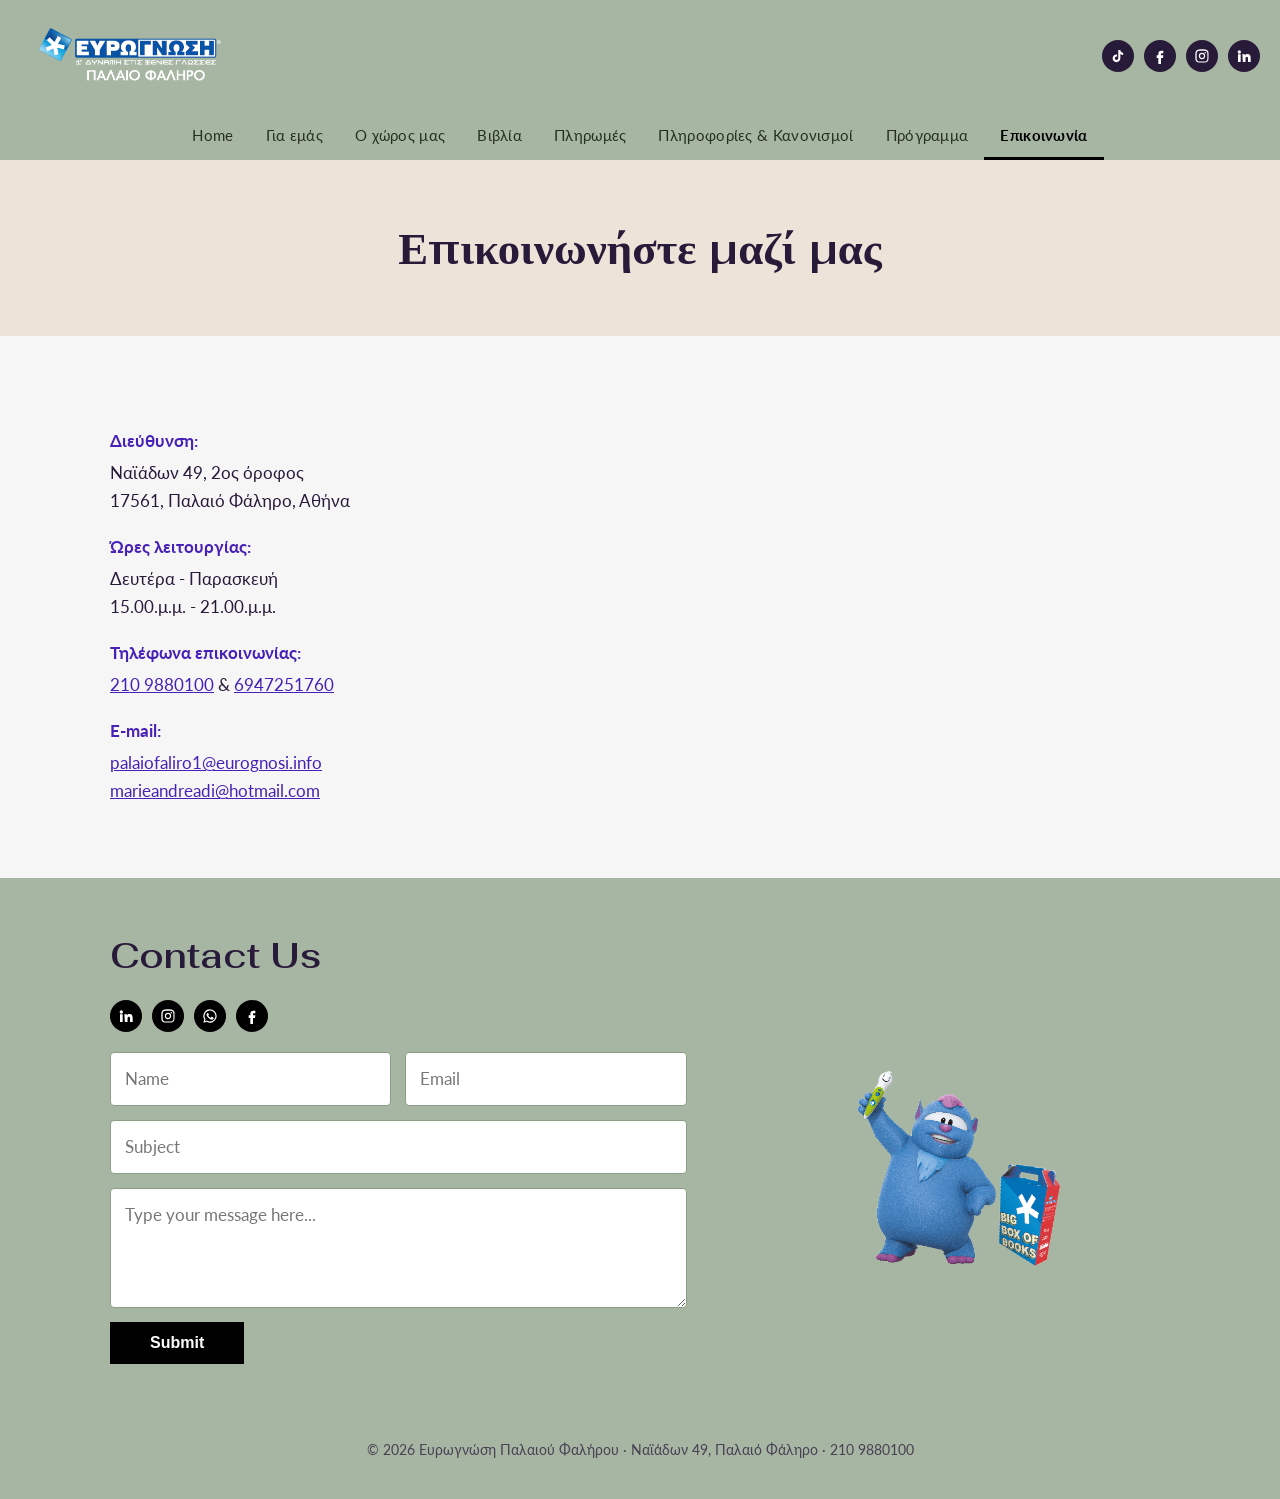
<file: contact.html>
<!DOCTYPE html>
<html lang="el">
<head>
  <meta charset="utf-8">
  <meta name="viewport" content="width=device-width, initial-scale=1">
  <title>Επικοινωνία | www.eurognosifaliro.com</title>
  <meta name="description" content="Ευρωγνώση Παλαιού Φαλήρου – Κέντρο Ξένων Γλωσσών">
  <link rel="icon" type="image/png" href="images/favicon.png">
  <link rel="preconnect" href="https://fonts.googleapis.com">
  <link rel="preconnect" href="https://fonts.gstatic.com" crossorigin>
  <link href="https://fonts.googleapis.com/css2?family=Fahkwang:wght@400;600&family=Lato:wght@300;400;700&display=swap" rel="stylesheet">
  <link rel="stylesheet" href="css/style.css">
</head>
<body>
  <header class="site-header">
    <div class="header-top">
      <a class="logo" href="index.html"><img src="images/logo.png" alt="ΕΥΡΩΓΝΩΣΗ Παλαιού Φαλήρου" width="220" height="91"></a>
      <ul class="social"><li><a href="https://www.tiktok.com/@eurognosi_faliro" target="_blank" rel="noopener" aria-label="TikTok"><svg viewBox="0 0 24 24" aria-hidden="true"><path d="M16.6 5.8A4.3 4.3 0 0 1 15.5 3h-3.1v12.4a2.6 2.6 0 1 1-2.6-2.6c.3 0 .5 0 .8.1V9.7a5.8 5.8 0 1 0 4.9 5.7V9.1a7.4 7.4 0 0 0 4.3 1.4V7.4a4.3 4.3 0 0 1-3.2-1.6z"/></svg></a></li><li><a href="https://www.facebook.com/eurognosifalirou" target="_blank" rel="noopener" aria-label="Facebook"><svg viewBox="0 0 24 24" aria-hidden="true"><path d="M14 8h3V4h-3c-2.8 0-4.5 1.8-4.5 4.6V11H7v4h2.5v9h4v-9h3l.5-4h-3.5V8.8c0-.5.3-.8.5-.8z"/></svg></a></li><li><a href="https://www.instagram.com/eurognosifalirou/" target="_blank" rel="noopener" aria-label="Instagram"><svg viewBox="0 0 24 24" aria-hidden="true"><path d="M12 7.3A4.7 4.7 0 1 0 12 16.7 4.7 4.7 0 0 0 12 7.3zm0 7.7a3 3 0 1 1 0-6 3 3 0 0 1 0 6zm6-7.9a1.1 1.1 0 1 1-2.2 0 1.1 1.1 0 0 1 2.2 0zM21.9 8c-.1-1.6-.4-3-1.6-4.2S17.6 2.2 16 2.1C14.4 2 9.6 2 8 2.1 6.4 2.2 5 2.5 3.8 3.7S2.2 6.4 2.1 8C2 9.6 2 14.4 2.1 16c.1 1.6.4 3 1.6 4.2s2.6 1.5 4.2 1.6c1.6.1 6.4.1 8 0 1.6-.1 3-.4 4.2-1.6s1.5-2.6 1.6-4.2c.1-1.6.1-6.4 0-8zM19.8 18a3.2 3.2 0 0 1-1.8 1.8c-1.3.5-4.3.4-5.9.4s-4.6.1-5.9-.4A3.2 3.2 0 0 1 4.4 18c-.5-1.3-.4-4.3-.4-5.9s-.1-4.6.4-5.9A3.2 3.2 0 0 1 6.2 4.4C7.5 3.9 10.5 4 12 4s4.6-.1 5.9.4a3.2 3.2 0 0 1 1.8 1.8c.5 1.3.4 4.3.4 5.9s.2 4.6-.3 5.9z"/></svg></a></li><li><a href="https://www.linkedin.com/in/maria-andreadi-55410315a/" target="_blank" rel="noopener" aria-label="LinkedIn"><svg viewBox="0 0 24 24" aria-hidden="true"><path d="M4.98 3.5a2.5 2.5 0 1 1 0 5 2.5 2.5 0 0 1 0-5zM3 9.5h4V21H3zM9.5 9.5h3.8v1.6h.1c.5-1 1.8-2 3.8-2 4 0 4.8 2.6 4.8 6V21h-4v-5.2c0-1.2 0-2.8-1.7-2.8s-2 1.3-2 2.7V21h-4z"/></svg></a></li></ul>
      <button class="nav-toggle" aria-label="Μενού" aria-expanded="false"><span></span><span></span><span></span></button>
    </div>
    <nav class="main-nav" aria-label="Κύριο μενού">
      <ul>
          <li><a href="index.html">Home</a></li>
          <li><a href="about.html">Για εμάς</a></li>
          <li><a href="our-space.html">Ο χώρος μας</a></li>
          <li><a href="books.html">Βιβλία</a><ul class="submenu"><li><a href="https://www.eurognosibooks.com/shop/category/4/index.html" target="_blank" rel="noopener">books</a></li></ul></li>
          <li><a href="payments.html">Πληρωμές</a></li>
          <li><a href="info.html">Πληροφορίες &amp; Κανονισμοί</a></li>
          <li><a href="schedule.html">Πρόγραμμα</a></li>
          <li><a href="contact.html" class="active" aria-current="page">Επικοινωνία</a></li>
      </ul>
    </nav>
  </header>

  <main>
    <div class="page-banner"><h1>Επικοινωνήστε μαζί μας</h1></div>
    <section>
      <div class="container contact-grid">
        <dl class="contact-info">
          <dt>Διεύθυνση:</dt>
          <dd>Ναϊάδων 49, 2ος όροφος<br>17561, Παλαιό Φάληρο, Αθήνα</dd>
          <dt>Ώρες λειτουργίας:</dt>
          <dd>Δευτέρα - Παρασκευή<br>15.00.μ.μ. - 21.00.μ.μ.</dd>
          <dt>Τηλέφωνα επικοινωνίας:</dt>
          <dd><a href="tel:+302109880100">210 9880100</a> &amp; <a href="tel:+306947251760">6947251760</a></dd>
          <dt>E-mail:</dt>
          <dd><a href="mailto:palaiofaliro1@eurognosi.info">palaiofaliro1@eurognosi.info</a><br><a href="mailto:marieandreadi@hotmail.com">marieandreadi@hotmail.com</a></dd>
        </dl>
        <iframe class="map" title="Χάρτης – Ναϊάδων 49, Παλαιό Φάληρο" loading="lazy"
          src="https://www.google.com/maps?q=%CE%9D%CE%B1%CF%8A%CE%AC%CE%B4%CF%89%CE%BD%2049%2C%20%CE%A0%CE%B1%CE%BB%CE%B1%CE%B9%CF%8C%20%CE%A6%CE%AC%CE%BB%CE%B7%CF%81%CE%BF%2017561&output=embed"></iframe>
      </div>
    </section>
  </main>

  <footer class="site-footer">
    <div class="container footer-grid">
      <div>
        <h2>Contact Us</h2>
        <ul class="social"><li><a href="https://www.linkedin.com/in/maria-andreadi-55410315a/" target="_blank" rel="noopener" aria-label="LinkedIn"><svg viewBox="0 0 24 24" aria-hidden="true"><path d="M4.98 3.5a2.5 2.5 0 1 1 0 5 2.5 2.5 0 0 1 0-5zM3 9.5h4V21H3zM9.5 9.5h3.8v1.6h.1c.5-1 1.8-2 3.8-2 4 0 4.8 2.6 4.8 6V21h-4v-5.2c0-1.2 0-2.8-1.7-2.8s-2 1.3-2 2.7V21h-4z"/></svg></a></li><li><a href="https://www.instagram.com/eurognosifalirou/" target="_blank" rel="noopener" aria-label="Instagram"><svg viewBox="0 0 24 24" aria-hidden="true"><path d="M12 7.3A4.7 4.7 0 1 0 12 16.7 4.7 4.7 0 0 0 12 7.3zm0 7.7a3 3 0 1 1 0-6 3 3 0 0 1 0 6zm6-7.9a1.1 1.1 0 1 1-2.2 0 1.1 1.1 0 0 1 2.2 0zM21.9 8c-.1-1.6-.4-3-1.6-4.2S17.6 2.2 16 2.1C14.4 2 9.6 2 8 2.1 6.4 2.2 5 2.5 3.8 3.7S2.2 6.4 2.1 8C2 9.6 2 14.4 2.1 16c.1 1.6.4 3 1.6 4.2s2.6 1.5 4.2 1.6c1.6.1 6.4.1 8 0 1.6-.1 3-.4 4.2-1.6s1.5-2.6 1.6-4.2c.1-1.6.1-6.4 0-8zM19.8 18a3.2 3.2 0 0 1-1.8 1.8c-1.3.5-4.3.4-5.9.4s-4.6.1-5.9-.4A3.2 3.2 0 0 1 4.4 18c-.5-1.3-.4-4.3-.4-5.9s-.1-4.6.4-5.9A3.2 3.2 0 0 1 6.2 4.4C7.5 3.9 10.5 4 12 4s4.6-.1 5.9.4a3.2 3.2 0 0 1 1.8 1.8c.5 1.3.4 4.3.4 5.9s.2 4.6-.3 5.9z"/></svg></a></li><li><a href="tel:+306947251760" target="_blank" rel="noopener" aria-label="WhatsApp"><svg viewBox="0 0 24 24" aria-hidden="true"><path d="M12 2a10 10 0 0 0-8.6 15.1L2 22l5-1.3A10 10 0 1 0 12 2zm0 18.2a8.2 8.2 0 0 1-4.2-1.1l-.3-.2-3 .8.8-2.9-.2-.3A8.2 8.2 0 1 1 12 20.2zm4.5-6.1c-.2-.1-1.5-.7-1.7-.8s-.4-.1-.6.1-.7.8-.8 1-.3.2-.5.1a6.7 6.7 0 0 1-3.3-2.9c-.3-.4.2-.4.7-1.4.1-.2 0-.3 0-.4l-.8-1.8c-.2-.5-.4-.4-.6-.4h-.5a1 1 0 0 0-.7.3 3 3 0 0 0-.9 2.2 5.1 5.1 0 0 0 1.1 2.7 11.6 11.6 0 0 0 4.5 4c1.7.7 2.3.8 3.2.6a2.7 2.7 0 0 0 1.8-1.3 2.2 2.2 0 0 0 .2-1.3c-.1-.1-.3-.2-.5-.3z"/></svg></a></li><li><a href="https://www.facebook.com/eurognosifalirou/" target="_blank" rel="noopener" aria-label="Facebook"><svg viewBox="0 0 24 24" aria-hidden="true"><path d="M14 8h3V4h-3c-2.8 0-4.5 1.8-4.5 4.6V11H7v4h2.5v9h4v-9h3l.5-4h-3.5V8.8c0-.5.3-.8.5-.8z"/></svg></a></li></ul>
        <form class="contact-form" data-to="palaiofaliro1@eurognosi.info">
          <input type="text" name="name" placeholder="Name" aria-label="Name" required>
          <input type="email" name="email" placeholder="Email" aria-label="Email" required>
          <input class="full" type="text" name="subject" placeholder="Subject" aria-label="Subject">
          <textarea class="full" name="message" placeholder="Type your message here..." aria-label="Message" required></textarea>
          <button class="btn" type="submit">Submit</button>
          <p class="form-msg" role="status"></p>
        </form>
      </div>
      <img class="footer-alf" src="images/alf.png" alt="Alf" width="600" height="374" loading="lazy">
    </div>
    <p class="copyright">&copy; <span id="year">2026</span> Ευρωγνώση Παλαιού Φαλήρου · Ναϊάδων 49, Παλαιό Φάληρο · 210 9880100</p>
  </footer>

  <script>document.getElementById('year').textContent = new Date().getFullYear();</script>
  <script src="js/main.js"></script>
</body>
</html>
</file>
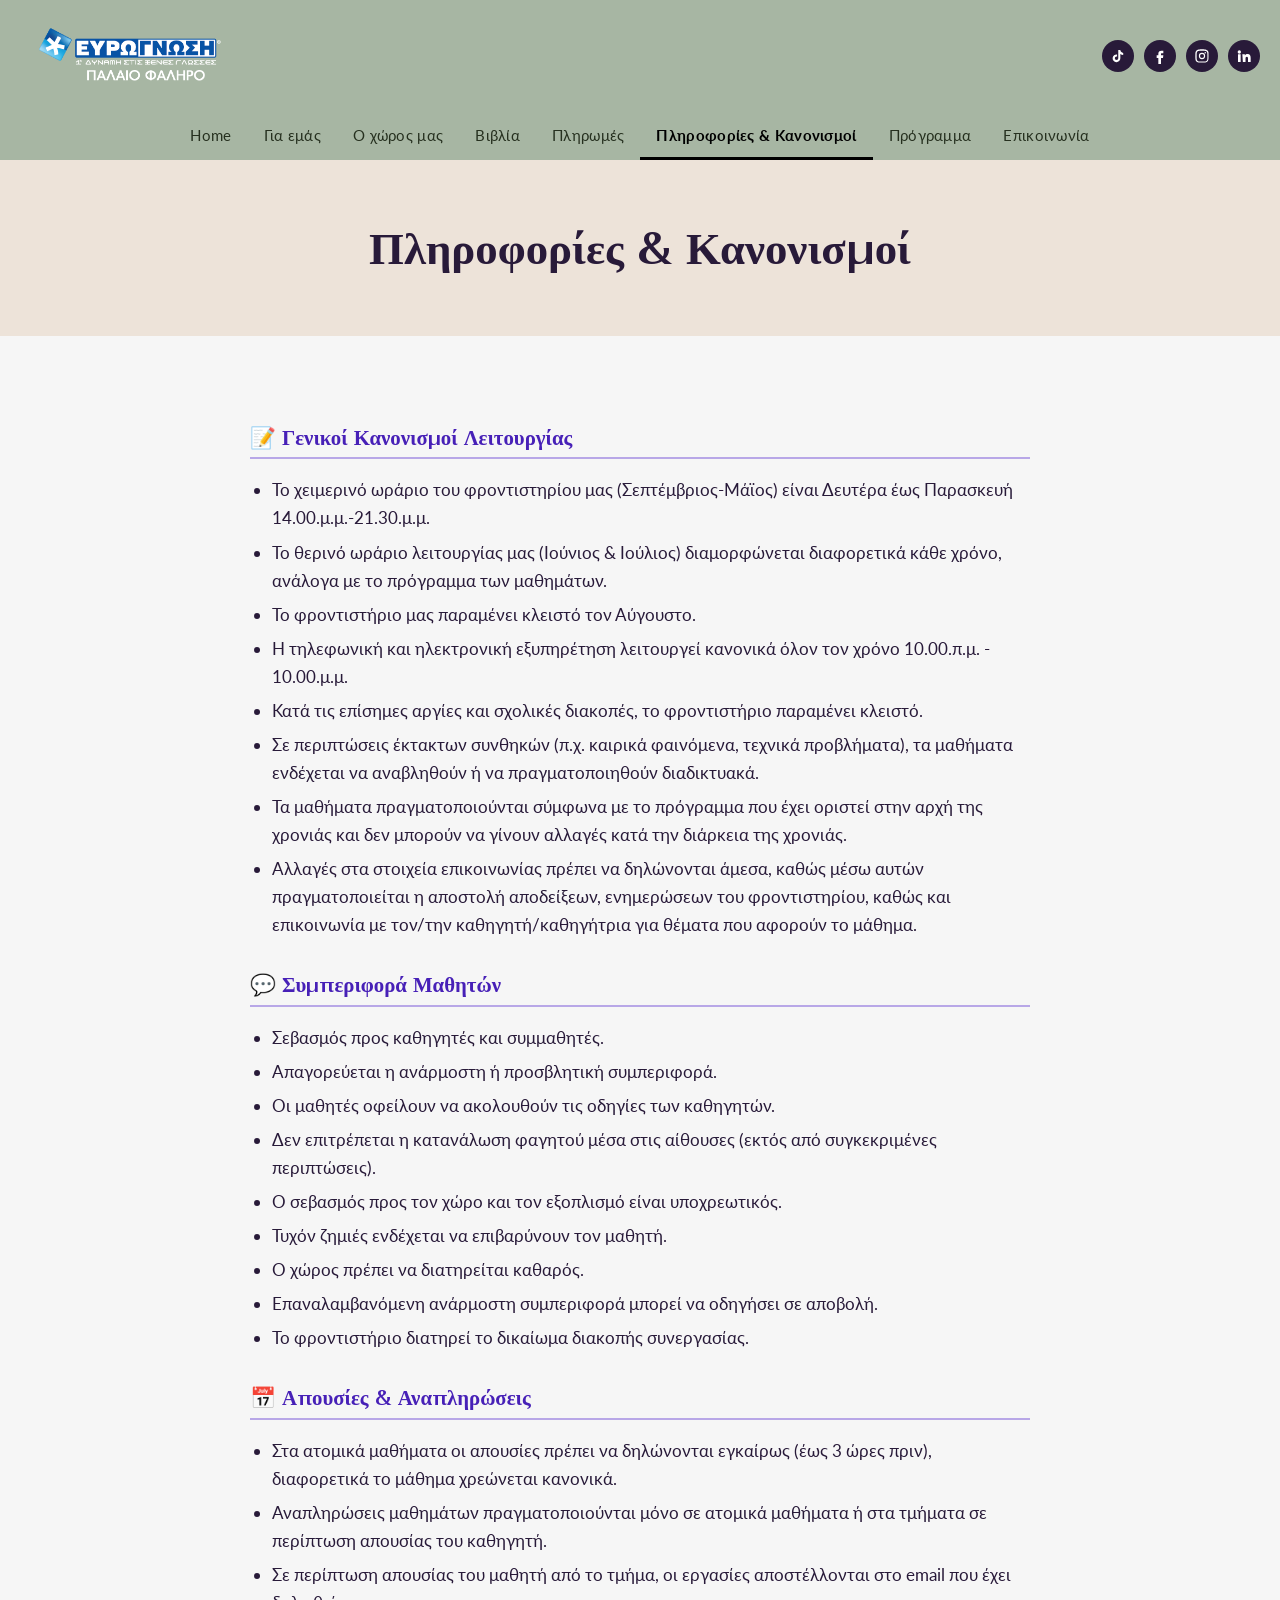
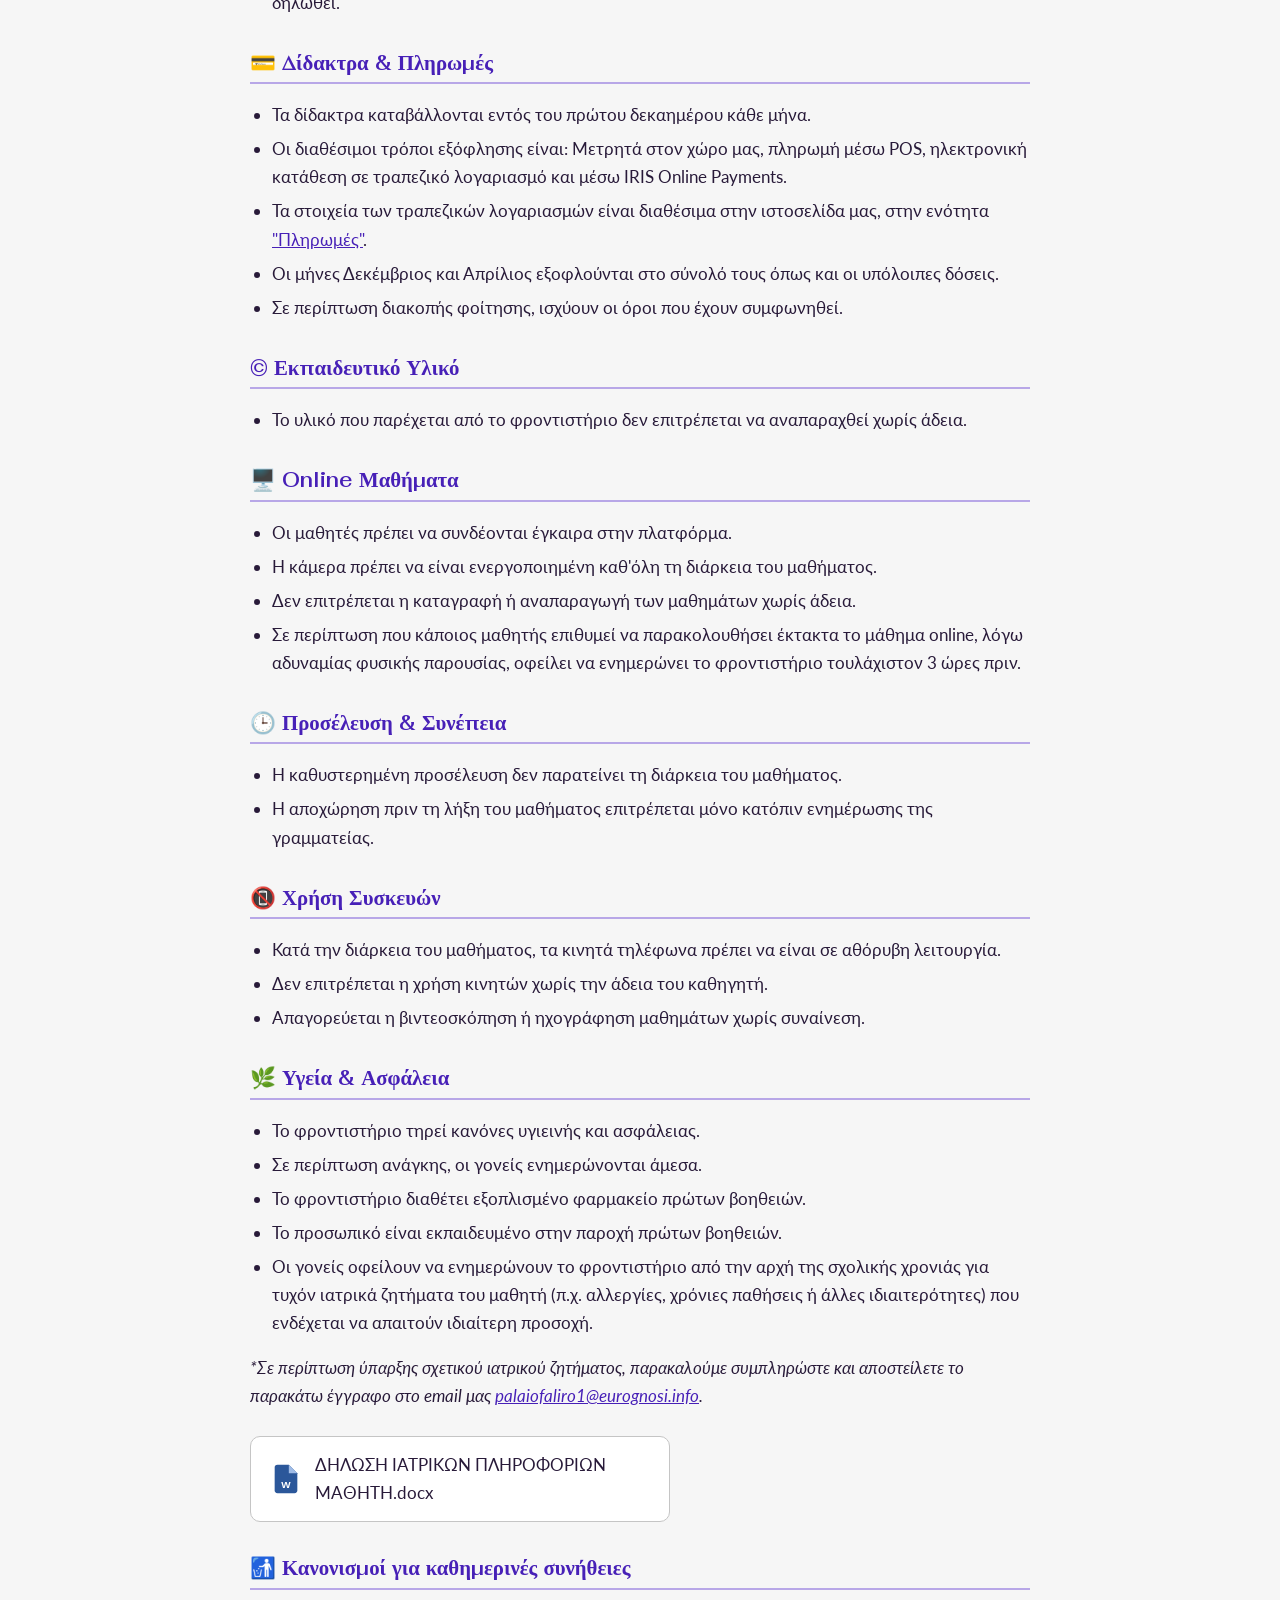
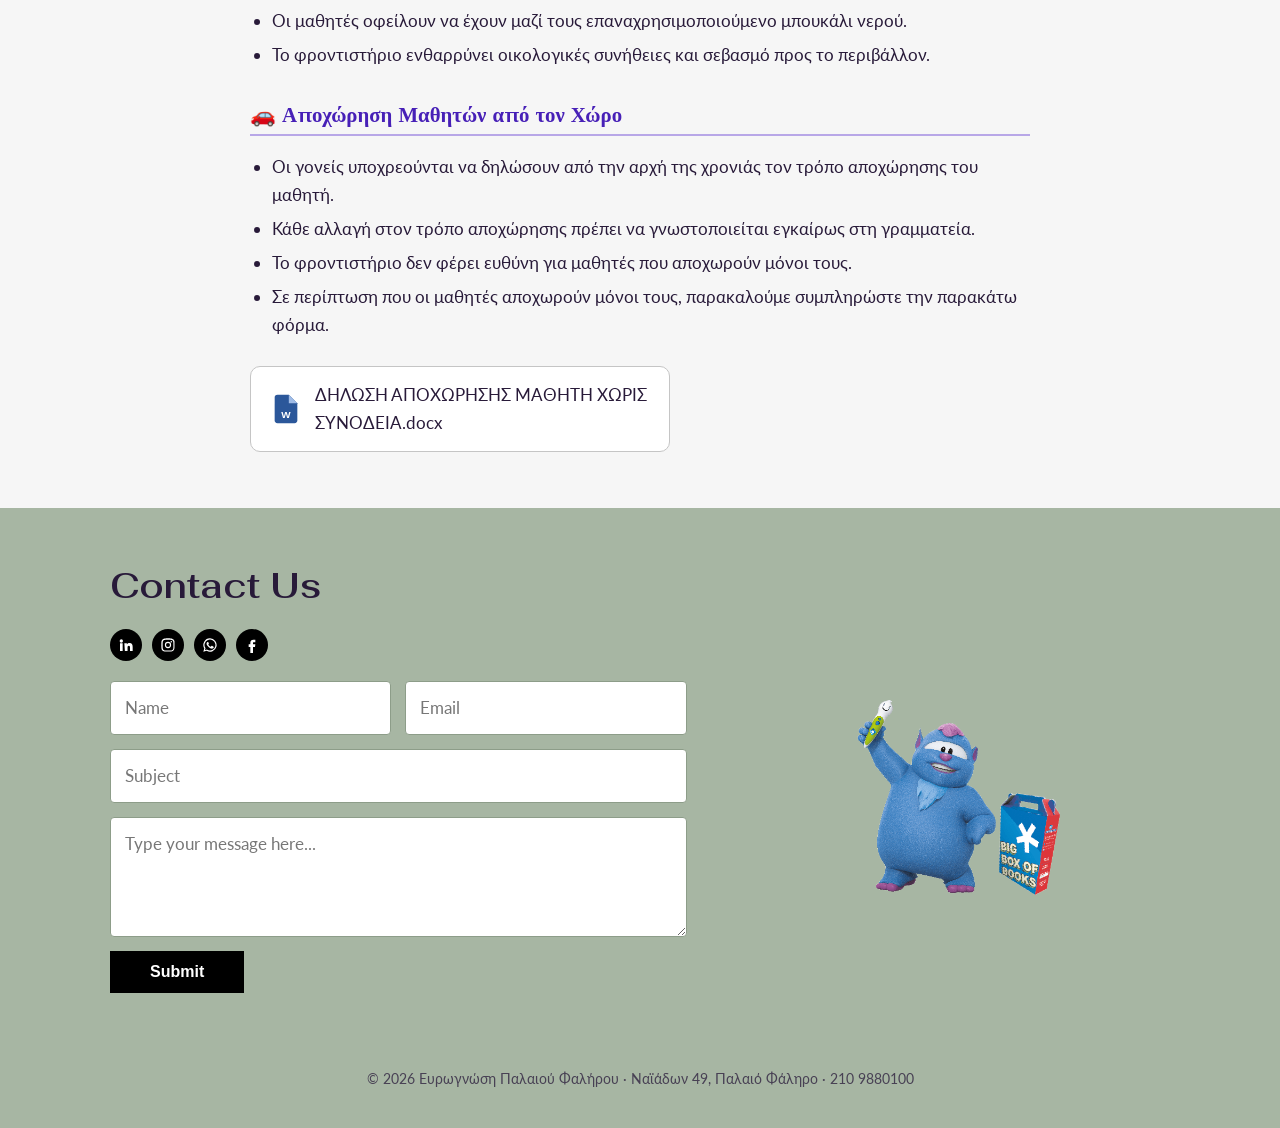
<file: info.html>
<!DOCTYPE html>
<html lang="el">
<head>
  <meta charset="utf-8">
  <meta name="viewport" content="width=device-width, initial-scale=1">
  <title>Πληροφορίες &amp; Κανονισμοί | www.eurognosifaliro.com</title>
  <meta name="description" content="Ευρωγνώση Παλαιού Φαλήρου – Κέντρο Ξένων Γλωσσών">
  <link rel="icon" type="image/png" href="images/favicon.png">
  <link rel="preconnect" href="https://fonts.googleapis.com">
  <link rel="preconnect" href="https://fonts.gstatic.com" crossorigin>
  <link href="https://fonts.googleapis.com/css2?family=Fahkwang:wght@400;600&family=Lato:wght@300;400;700&display=swap" rel="stylesheet">
  <link rel="stylesheet" href="css/style.css">
</head>
<body>
  <header class="site-header">
    <div class="header-top">
      <a class="logo" href="index.html"><img src="images/logo.png" alt="ΕΥΡΩΓΝΩΣΗ Παλαιού Φαλήρου" width="220" height="91"></a>
      <ul class="social"><li><a href="https://www.tiktok.com/@eurognosi_faliro" target="_blank" rel="noopener" aria-label="TikTok"><svg viewBox="0 0 24 24" aria-hidden="true"><path d="M16.6 5.8A4.3 4.3 0 0 1 15.5 3h-3.1v12.4a2.6 2.6 0 1 1-2.6-2.6c.3 0 .5 0 .8.1V9.7a5.8 5.8 0 1 0 4.9 5.7V9.1a7.4 7.4 0 0 0 4.3 1.4V7.4a4.3 4.3 0 0 1-3.2-1.6z"/></svg></a></li><li><a href="https://www.facebook.com/eurognosifalirou" target="_blank" rel="noopener" aria-label="Facebook"><svg viewBox="0 0 24 24" aria-hidden="true"><path d="M14 8h3V4h-3c-2.8 0-4.5 1.8-4.5 4.6V11H7v4h2.5v9h4v-9h3l.5-4h-3.5V8.8c0-.5.3-.8.5-.8z"/></svg></a></li><li><a href="https://www.instagram.com/eurognosifalirou/" target="_blank" rel="noopener" aria-label="Instagram"><svg viewBox="0 0 24 24" aria-hidden="true"><path d="M12 7.3A4.7 4.7 0 1 0 12 16.7 4.7 4.7 0 0 0 12 7.3zm0 7.7a3 3 0 1 1 0-6 3 3 0 0 1 0 6zm6-7.9a1.1 1.1 0 1 1-2.2 0 1.1 1.1 0 0 1 2.2 0zM21.9 8c-.1-1.6-.4-3-1.6-4.2S17.6 2.2 16 2.1C14.4 2 9.6 2 8 2.1 6.4 2.2 5 2.5 3.8 3.7S2.2 6.4 2.1 8C2 9.6 2 14.4 2.1 16c.1 1.6.4 3 1.6 4.2s2.6 1.5 4.2 1.6c1.6.1 6.4.1 8 0 1.6-.1 3-.4 4.2-1.6s1.5-2.6 1.6-4.2c.1-1.6.1-6.4 0-8zM19.8 18a3.2 3.2 0 0 1-1.8 1.8c-1.3.5-4.3.4-5.9.4s-4.6.1-5.9-.4A3.2 3.2 0 0 1 4.4 18c-.5-1.3-.4-4.3-.4-5.9s-.1-4.6.4-5.9A3.2 3.2 0 0 1 6.2 4.4C7.5 3.9 10.5 4 12 4s4.6-.1 5.9.4a3.2 3.2 0 0 1 1.8 1.8c.5 1.3.4 4.3.4 5.9s.2 4.6-.3 5.9z"/></svg></a></li><li><a href="https://www.linkedin.com/in/maria-andreadi-55410315a/" target="_blank" rel="noopener" aria-label="LinkedIn"><svg viewBox="0 0 24 24" aria-hidden="true"><path d="M4.98 3.5a2.5 2.5 0 1 1 0 5 2.5 2.5 0 0 1 0-5zM3 9.5h4V21H3zM9.5 9.5h3.8v1.6h.1c.5-1 1.8-2 3.8-2 4 0 4.8 2.6 4.8 6V21h-4v-5.2c0-1.2 0-2.8-1.7-2.8s-2 1.3-2 2.7V21h-4z"/></svg></a></li></ul>
      <button class="nav-toggle" aria-label="Μενού" aria-expanded="false"><span></span><span></span><span></span></button>
    </div>
    <nav class="main-nav" aria-label="Κύριο μενού">
      <ul>
          <li><a href="index.html">Home</a></li>
          <li><a href="about.html">Για εμάς</a></li>
          <li><a href="our-space.html">Ο χώρος μας</a></li>
          <li><a href="books.html">Βιβλία</a><ul class="submenu"><li><a href="https://www.eurognosibooks.com/shop/category/4/index.html" target="_blank" rel="noopener">books</a></li></ul></li>
          <li><a href="payments.html">Πληρωμές</a></li>
          <li><a href="info.html" class="active" aria-current="page">Πληροφορίες &amp; Κανονισμοί</a></li>
          <li><a href="schedule.html">Πρόγραμμα</a></li>
          <li><a href="contact.html">Επικοινωνία</a></li>
      </ul>
    </nav>
  </header>

  <main>
    <div class="page-banner"><h1>Πληροφορίες &amp; Κανονισμοί</h1></div>
    <section>
      <div class="container prose rules">
        <h3>📝 Γενικοί Κανονισμοί Λειτουργίας</h3>
        <ul>
          <li>Το χειμερινό ωράριο του φροντιστηρίου μας (Σεπτέμβριος-Μάϊος) είναι Δευτέρα έως Παρασκευή 14.00.μ.μ.-21.30.μ.μ.</li>
          <li>Το θερινό ωράριο λειτουργίας μας (Ιούνιος &amp; Ιούλιος) διαμορφώνεται διαφορετικά κάθε χρόνο, ανάλογα με το πρόγραμμα των μαθημάτων.</li>
          <li>Το φροντιστήριο μας παραμένει κλειστό τον Αύγουστο.</li>
          <li>Η τηλεφωνική και ηλεκτρονική εξυπηρέτηση λειτουργεί κανονικά όλον τον χρόνο 10.00.π.μ. - 10.00.μ.μ.</li>
          <li>Κατά τις επίσημες αργίες και σχολικές διακοπές, το φροντιστήριο παραμένει κλειστό.</li>
          <li>Σε περιπτώσεις έκτακτων συνθηκών (π.χ. καιρικά φαινόμενα, τεχνικά προβλήματα), τα μαθήματα ενδέχεται να αναβληθούν ή να πραγματοποιηθούν διαδικτυακά.</li>
          <li>Τα μαθήματα πραγματοποιούνται σύμφωνα με το πρόγραμμα που έχει οριστεί στην αρχή της χρονιάς και δεν μπορούν να γίνουν αλλαγές κατά την διάρκεια της χρονιάς.</li>
          <li>Αλλαγές στα στοιχεία επικοινωνίας πρέπει να δηλώνονται άμεσα, καθώς μέσω αυτών πραγματοποιείται η αποστολή αποδείξεων, ενημερώσεων του φροντιστηρίου, καθώς και επικοινωνία με τον/την καθηγητή/καθηγήτρια για θέματα που αφορούν το μάθημα.</li>
        </ul>

        <h3>💬 Συμπεριφορά Μαθητών</h3>
        <ul>
          <li>Σεβασμός προς καθηγητές και συμμαθητές.</li>
          <li>Απαγορεύεται η ανάρμοστη ή προσβλητική συμπεριφορά.</li>
          <li>Οι μαθητές οφείλουν να ακολουθούν τις οδηγίες των καθηγητών.</li>
          <li>Δεν επιτρέπεται η κατανάλωση φαγητού μέσα στις αίθουσες (εκτός από συγκεκριμένες περιπτώσεις).</li>
          <li>Ο σεβασμός προς τον χώρο και τον εξοπλισμό είναι υποχρεωτικός.</li>
          <li>Τυχόν ζημιές ενδέχεται να επιβαρύνουν τον μαθητή.</li>
          <li>Ο χώρος πρέπει να διατηρείται καθαρός.</li>
          <li>Επαναλαμβανόμενη ανάρμοστη συμπεριφορά μπορεί να οδηγήσει σε αποβολή.</li>
          <li>Το φροντιστήριο διατηρεί το δικαίωμα διακοπής συνεργασίας.</li>
        </ul>

        <h3>📅 Απουσίες &amp; Αναπληρώσεις</h3>
        <ul>
          <li>Στα ατομικά μαθήματα οι απουσίες πρέπει να δηλώνονται εγκαίρως (έως 3 ώρες πριν), διαφορετικά το μάθημα χρεώνεται κανονικά.</li>
          <li>Αναπληρώσεις μαθημάτων πραγματοποιούνται μόνο σε ατομικά μαθήματα ή στα τμήματα σε περίπτωση απουσίας του καθηγητή.</li>
          <li>Σε περίπτωση απουσίας του μαθητή από το τμήμα, οι εργασίες αποστέλλονται στο email που έχει δηλωθεί.</li>
        </ul>

        <h3>💳 Δίδακτρα &amp; Πληρωμές</h3>
        <ul>
          <li>Τα δίδακτρα καταβάλλονται εντός του πρώτου δεκαημέρου κάθε μήνα.</li>
          <li>Οι διαθέσιμοι τρόποι εξόφλησης είναι: Μετρητά στον χώρο μας, πληρωμή μέσω POS, ηλεκτρονική κατάθεση σε τραπεζικό λογαριασμό και μέσω IRIS Online Payments.</li>
          <li>Τα στοιχεία των τραπεζικών λογαριασμών είναι διαθέσιμα στην ιστοσελίδα μας, στην ενότητα <a href="payments.html">"Πληρωμές"</a>.</li>
          <li>Οι μήνες Δεκέμβριος και Απρίλιος εξοφλούνται στο σύνολό τους όπως και οι υπόλοιπες δόσεις.</li>
          <li>Σε περίπτωση διακοπής φοίτησης, ισχύουν οι όροι που έχουν συμφωνηθεί.</li>
        </ul>

        <h3>©️ Εκπαιδευτικό Υλικό</h3>
        <ul>
          <li>Το υλικό που παρέχεται από το φροντιστήριο δεν επιτρέπεται να αναπαραχθεί χωρίς άδεια.</li>
        </ul>

        <h3>🖥️ Online Μαθήματα</h3>
        <ul>
          <li>Οι μαθητές πρέπει να συνδέονται έγκαιρα στην πλατφόρμα.</li>
          <li>Η κάμερα πρέπει να είναι ενεργοποιημένη καθ'όλη τη διάρκεια του μαθήματος.</li>
          <li>Δεν επιτρέπεται η καταγραφή ή αναπαραγωγή των μαθημάτων χωρίς άδεια.</li>
          <li>Σε περίπτωση που κάποιος μαθητής επιθυμεί να παρακολουθήσει έκτακτα το μάθημα online, λόγω αδυναμίας φυσικής παρουσίας, οφείλει να ενημερώνει το φροντιστήριο τουλάχιστον 3 ώρες πριν.</li>
        </ul>

        <h3>🕒 Προσέλευση &amp; Συνέπεια</h3>
        <ul>
          <li>Η καθυστερημένη προσέλευση δεν παρατείνει τη διάρκεια του μαθήματος.</li>
          <li>Η αποχώρηση πριν τη λήξη του μαθήματος επιτρέπεται μόνο κατόπιν ενημέρωσης της γραμματείας.</li>
        </ul>

        <h3>📵 Χρήση Συσκευών</h3>
        <ul>
          <li>Κατά την διάρκεια του μαθήματος, τα κινητά τηλέφωνα πρέπει να είναι σε αθόρυβη λειτουργία.</li>
          <li>Δεν επιτρέπεται η χρήση κινητών χωρίς την άδεια του καθηγητή.</li>
          <li>Απαγορεύεται η βιντεοσκόπηση ή ηχογράφηση μαθημάτων χωρίς συναίνεση.</li>
        </ul>

        <h3>🌿 Υγεία &amp; Ασφάλεια</h3>
        <ul>
          <li>Το φροντιστήριο τηρεί κανόνες υγιεινής και ασφάλειας.</li>
          <li>Σε περίπτωση ανάγκης, οι γονείς ενημερώνονται άμεσα.</li>
          <li>Το φροντιστήριο διαθέτει εξοπλισμένο φαρμακείο πρώτων βοηθειών.</li>
          <li>Το προσωπικό είναι εκπαιδευμένο στην παροχή πρώτων βοηθειών.</li>
          <li>Οι γονείς οφείλουν να ενημερώνουν το φροντιστήριο από την αρχή της σχολικής χρονιάς για τυχόν ιατρικά ζητήματα του μαθητή (π.χ. αλλεργίες, χρόνιες παθήσεις ή άλλες ιδιαιτερότητες) που ενδέχεται να απαιτούν ιδιαίτερη προσοχή.</li>
        </ul>
        <p><em>*Σε περίπτωση ύπαρξης σχετικού ιατρικού ζητήματος, παρακαλούμε συμπληρώστε και αποστείλετε το παρακάτω έγγραφο στο email μας <a href="mailto:palaiofaliro1@eurognosi.info">palaiofaliro1@eurognosi.info</a>.</em></p>
        <div class="downloads">
          <a class="download" href="files/dilosi-iatrikon-pliroforion.docx" download><svg viewBox="0 0 24 24" aria-hidden="true"><path fill="#2b579a" d="M14 2H6a2 2 0 0 0-2 2v16a2 2 0 0 0 2 2h12a2 2 0 0 0 2-2V8z"/><path fill="#9fbbe6" d="M14 2v6h6z"/><text x="12" y="18" fill="#fff" font-size="7" font-family="Arial" font-weight="700" text-anchor="middle">W</text></svg><span>ΔΗΛΩΣΗ ΙΑΤΡΙΚΩΝ ΠΛΗΡΟΦΟΡΙΩΝ ΜΑΘΗΤΗ.docx</span></a>
        </div>

        <h3>🚮 Κανονισμοί για καθημερινές συνήθειες</h3>
        <ul>
          <li>Οι μαθητές οφείλουν να έχουν μαζί τους επαναχρησιμοποιούμενο μπουκάλι νερού.</li>
          <li>Το φροντιστήριο ενθαρρύνει οικολογικές συνήθειες και σεβασμό προς το περιβάλλον.</li>
        </ul>

        <h3>🚗 Αποχώρηση Μαθητών από τον Χώρο</h3>
        <ul>
          <li>Οι γονείς υποχρεούνται να δηλώσουν από την αρχή της χρονιάς τον τρόπο αποχώρησης του μαθητή.</li>
          <li>Κάθε αλλαγή στον τρόπο αποχώρησης πρέπει να γνωστοποιείται εγκαίρως στη γραμματεία.</li>
          <li>Το φροντιστήριο δεν φέρει ευθύνη για μαθητές που αποχωρούν μόνοι τους.</li>
          <li>Σε περίπτωση που οι μαθητές αποχωρούν μόνοι τους, παρακαλούμε συμπληρώστε την παρακάτω φόρμα.</li>
        </ul>

        <div class="downloads">
          <a class="download" href="files/dilosi-apoxorisis-mathiti.docx" download><svg viewBox="0 0 24 24" aria-hidden="true"><path fill="#2b579a" d="M14 2H6a2 2 0 0 0-2 2v16a2 2 0 0 0 2 2h12a2 2 0 0 0 2-2V8z"/><path fill="#9fbbe6" d="M14 2v6h6z"/><text x="12" y="18" fill="#fff" font-size="7" font-family="Arial" font-weight="700" text-anchor="middle">W</text></svg><span>ΔΗΛΩΣΗ ΑΠΟΧΩΡΗΣΗΣ ΜΑΘΗΤΗ ΧΩΡΙΣ ΣΥΝΟΔΕΙΑ.docx</span></a>
        </div>
      </div>
    </section>
  </main>

  <footer class="site-footer">
    <div class="container footer-grid">
      <div>
        <h2>Contact Us</h2>
        <ul class="social"><li><a href="https://www.linkedin.com/in/maria-andreadi-55410315a/" target="_blank" rel="noopener" aria-label="LinkedIn"><svg viewBox="0 0 24 24" aria-hidden="true"><path d="M4.98 3.5a2.5 2.5 0 1 1 0 5 2.5 2.5 0 0 1 0-5zM3 9.5h4V21H3zM9.5 9.5h3.8v1.6h.1c.5-1 1.8-2 3.8-2 4 0 4.8 2.6 4.8 6V21h-4v-5.2c0-1.2 0-2.8-1.7-2.8s-2 1.3-2 2.7V21h-4z"/></svg></a></li><li><a href="https://www.instagram.com/eurognosifalirou/" target="_blank" rel="noopener" aria-label="Instagram"><svg viewBox="0 0 24 24" aria-hidden="true"><path d="M12 7.3A4.7 4.7 0 1 0 12 16.7 4.7 4.7 0 0 0 12 7.3zm0 7.7a3 3 0 1 1 0-6 3 3 0 0 1 0 6zm6-7.9a1.1 1.1 0 1 1-2.2 0 1.1 1.1 0 0 1 2.2 0zM21.9 8c-.1-1.6-.4-3-1.6-4.2S17.6 2.2 16 2.1C14.4 2 9.6 2 8 2.1 6.4 2.2 5 2.5 3.8 3.7S2.2 6.4 2.1 8C2 9.6 2 14.4 2.1 16c.1 1.6.4 3 1.6 4.2s2.6 1.5 4.2 1.6c1.6.1 6.4.1 8 0 1.6-.1 3-.4 4.2-1.6s1.5-2.6 1.6-4.2c.1-1.6.1-6.4 0-8zM19.8 18a3.2 3.2 0 0 1-1.8 1.8c-1.3.5-4.3.4-5.9.4s-4.6.1-5.9-.4A3.2 3.2 0 0 1 4.4 18c-.5-1.3-.4-4.3-.4-5.9s-.1-4.6.4-5.9A3.2 3.2 0 0 1 6.2 4.4C7.5 3.9 10.5 4 12 4s4.6-.1 5.9.4a3.2 3.2 0 0 1 1.8 1.8c.5 1.3.4 4.3.4 5.9s.2 4.6-.3 5.9z"/></svg></a></li><li><a href="tel:+306947251760" target="_blank" rel="noopener" aria-label="WhatsApp"><svg viewBox="0 0 24 24" aria-hidden="true"><path d="M12 2a10 10 0 0 0-8.6 15.1L2 22l5-1.3A10 10 0 1 0 12 2zm0 18.2a8.2 8.2 0 0 1-4.2-1.1l-.3-.2-3 .8.8-2.9-.2-.3A8.2 8.2 0 1 1 12 20.2zm4.5-6.1c-.2-.1-1.5-.7-1.7-.8s-.4-.1-.6.1-.7.8-.8 1-.3.2-.5.1a6.7 6.7 0 0 1-3.3-2.9c-.3-.4.2-.4.7-1.4.1-.2 0-.3 0-.4l-.8-1.8c-.2-.5-.4-.4-.6-.4h-.5a1 1 0 0 0-.7.3 3 3 0 0 0-.9 2.2 5.1 5.1 0 0 0 1.1 2.7 11.6 11.6 0 0 0 4.5 4c1.7.7 2.3.8 3.2.6a2.7 2.7 0 0 0 1.8-1.3 2.2 2.2 0 0 0 .2-1.3c-.1-.1-.3-.2-.5-.3z"/></svg></a></li><li><a href="https://www.facebook.com/eurognosifalirou/" target="_blank" rel="noopener" aria-label="Facebook"><svg viewBox="0 0 24 24" aria-hidden="true"><path d="M14 8h3V4h-3c-2.8 0-4.5 1.8-4.5 4.6V11H7v4h2.5v9h4v-9h3l.5-4h-3.5V8.8c0-.5.3-.8.5-.8z"/></svg></a></li></ul>
        <form class="contact-form" data-to="palaiofaliro1@eurognosi.info">
          <input type="text" name="name" placeholder="Name" aria-label="Name" required>
          <input type="email" name="email" placeholder="Email" aria-label="Email" required>
          <input class="full" type="text" name="subject" placeholder="Subject" aria-label="Subject">
          <textarea class="full" name="message" placeholder="Type your message here..." aria-label="Message" required></textarea>
          <button class="btn" type="submit">Submit</button>
          <p class="form-msg" role="status"></p>
        </form>
      </div>
      <img class="footer-alf" src="images/alf.png" alt="Alf" width="600" height="374" loading="lazy">
    </div>
    <p class="copyright">&copy; <span id="year">2026</span> Ευρωγνώση Παλαιού Φαλήρου · Ναϊάδων 49, Παλαιό Φάληρο · 210 9880100</p>
  </footer>

  <script>document.getElementById('year').textContent = new Date().getFullYear();</script>
  <script src="js/main.js"></script>
</body>
</html>
</file>
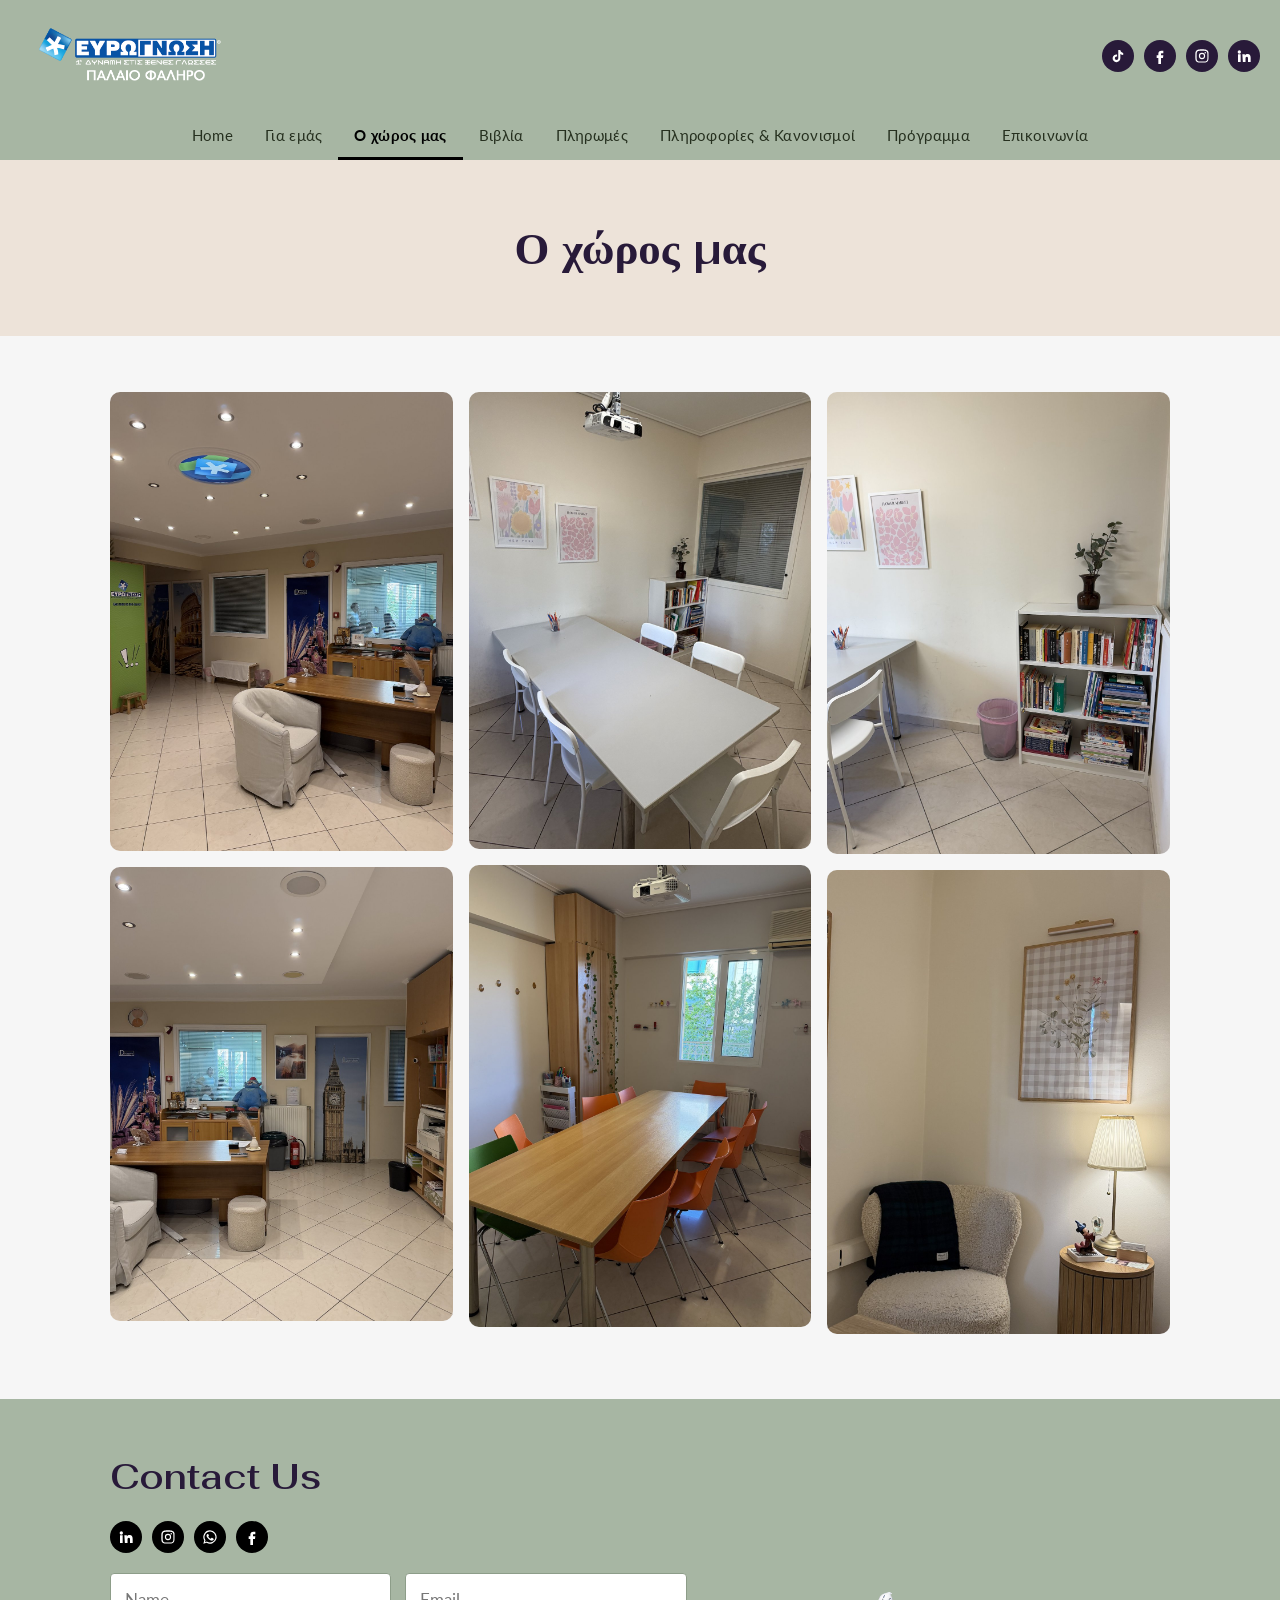
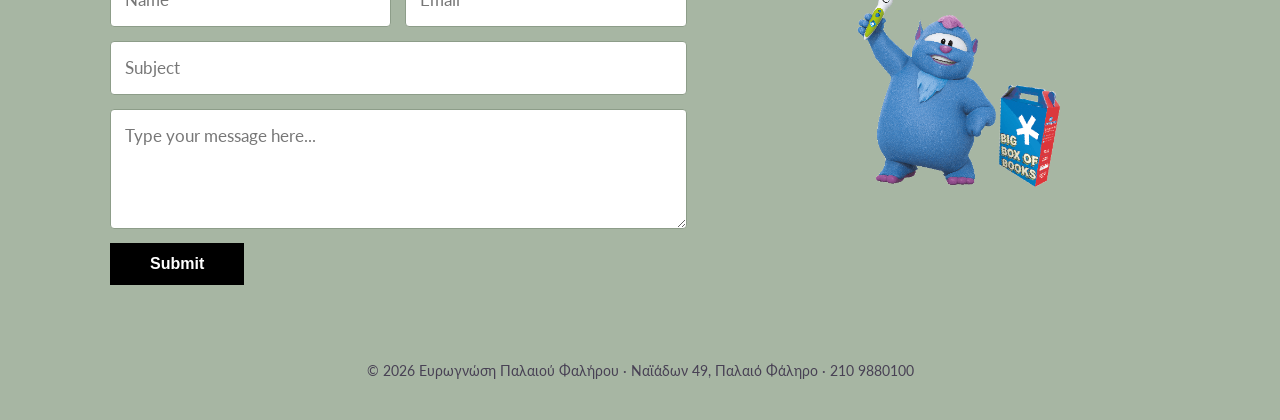
<file: our-space.html>
<!DOCTYPE html>
<html lang="el">
<head>
  <meta charset="utf-8">
  <meta name="viewport" content="width=device-width, initial-scale=1">
  <title>Ο χώρος μας | www.eurognosifaliro.com</title>
  <meta name="description" content="Ευρωγνώση Παλαιού Φαλήρου – Κέντρο Ξένων Γλωσσών">
  <link rel="icon" type="image/png" href="images/favicon.png">
  <link rel="preconnect" href="https://fonts.googleapis.com">
  <link rel="preconnect" href="https://fonts.gstatic.com" crossorigin>
  <link href="https://fonts.googleapis.com/css2?family=Fahkwang:wght@400;600&family=Lato:wght@300;400;700&display=swap" rel="stylesheet">
  <link rel="stylesheet" href="css/style.css">
</head>
<body>
  <header class="site-header">
    <div class="header-top">
      <a class="logo" href="index.html"><img src="images/logo.png" alt="ΕΥΡΩΓΝΩΣΗ Παλαιού Φαλήρου" width="220" height="91"></a>
      <ul class="social"><li><a href="https://www.tiktok.com/@eurognosi_faliro" target="_blank" rel="noopener" aria-label="TikTok"><svg viewBox="0 0 24 24" aria-hidden="true"><path d="M16.6 5.8A4.3 4.3 0 0 1 15.5 3h-3.1v12.4a2.6 2.6 0 1 1-2.6-2.6c.3 0 .5 0 .8.1V9.7a5.8 5.8 0 1 0 4.9 5.7V9.1a7.4 7.4 0 0 0 4.3 1.4V7.4a4.3 4.3 0 0 1-3.2-1.6z"/></svg></a></li><li><a href="https://www.facebook.com/eurognosifalirou" target="_blank" rel="noopener" aria-label="Facebook"><svg viewBox="0 0 24 24" aria-hidden="true"><path d="M14 8h3V4h-3c-2.8 0-4.5 1.8-4.5 4.6V11H7v4h2.5v9h4v-9h3l.5-4h-3.5V8.8c0-.5.3-.8.5-.8z"/></svg></a></li><li><a href="https://www.instagram.com/eurognosifalirou/" target="_blank" rel="noopener" aria-label="Instagram"><svg viewBox="0 0 24 24" aria-hidden="true"><path d="M12 7.3A4.7 4.7 0 1 0 12 16.7 4.7 4.7 0 0 0 12 7.3zm0 7.7a3 3 0 1 1 0-6 3 3 0 0 1 0 6zm6-7.9a1.1 1.1 0 1 1-2.2 0 1.1 1.1 0 0 1 2.2 0zM21.9 8c-.1-1.6-.4-3-1.6-4.2S17.6 2.2 16 2.1C14.4 2 9.6 2 8 2.1 6.4 2.2 5 2.5 3.8 3.7S2.2 6.4 2.1 8C2 9.6 2 14.4 2.1 16c.1 1.6.4 3 1.6 4.2s2.6 1.5 4.2 1.6c1.6.1 6.4.1 8 0 1.6-.1 3-.4 4.2-1.6s1.5-2.6 1.6-4.2c.1-1.6.1-6.4 0-8zM19.8 18a3.2 3.2 0 0 1-1.8 1.8c-1.3.5-4.3.4-5.9.4s-4.6.1-5.9-.4A3.2 3.2 0 0 1 4.4 18c-.5-1.3-.4-4.3-.4-5.9s-.1-4.6.4-5.9A3.2 3.2 0 0 1 6.2 4.4C7.5 3.9 10.5 4 12 4s4.6-.1 5.9.4a3.2 3.2 0 0 1 1.8 1.8c.5 1.3.4 4.3.4 5.9s.2 4.6-.3 5.9z"/></svg></a></li><li><a href="https://www.linkedin.com/in/maria-andreadi-55410315a/" target="_blank" rel="noopener" aria-label="LinkedIn"><svg viewBox="0 0 24 24" aria-hidden="true"><path d="M4.98 3.5a2.5 2.5 0 1 1 0 5 2.5 2.5 0 0 1 0-5zM3 9.5h4V21H3zM9.5 9.5h3.8v1.6h.1c.5-1 1.8-2 3.8-2 4 0 4.8 2.6 4.8 6V21h-4v-5.2c0-1.2 0-2.8-1.7-2.8s-2 1.3-2 2.7V21h-4z"/></svg></a></li></ul>
      <button class="nav-toggle" aria-label="Μενού" aria-expanded="false"><span></span><span></span><span></span></button>
    </div>
    <nav class="main-nav" aria-label="Κύριο μενού">
      <ul>
          <li><a href="index.html">Home</a></li>
          <li><a href="about.html">Για εμάς</a></li>
          <li><a href="our-space.html" class="active" aria-current="page">Ο χώρος μας</a></li>
          <li><a href="books.html">Βιβλία</a><ul class="submenu"><li><a href="https://www.eurognosibooks.com/shop/category/4/index.html" target="_blank" rel="noopener">books</a></li></ul></li>
          <li><a href="payments.html">Πληρωμές</a></li>
          <li><a href="info.html">Πληροφορίες &amp; Κανονισμοί</a></li>
          <li><a href="schedule.html">Πρόγραμμα</a></li>
          <li><a href="contact.html">Επικοινωνία</a></li>
      </ul>
    </nav>
  </header>

  <main>
    <div class="page-banner"><h1>Ο χώρος μας</h1></div>
    <section>
      <div class="container gallery">
        <a href="images/space-1.jpg"><img src="images/space-1.jpg" alt="Ο χώρος μας – φωτογραφία 1" loading="lazy"></a>
        <a href="images/space-2.jpg"><img src="images/space-2.jpg" alt="Ο χώρος μας – φωτογραφία 2" loading="lazy"></a>
        <a href="images/space-3.jpg"><img src="images/space-3.jpg" alt="Ο χώρος μας – φωτογραφία 3" loading="lazy"></a>
        <a href="images/space-4.jpg"><img src="images/space-4.jpg" alt="Ο χώρος μας – φωτογραφία 4" loading="lazy"></a>
        <a href="images/space-5.jpg"><img src="images/space-5.jpg" alt="Ο χώρος μας – φωτογραφία 5" loading="lazy"></a>
        <a href="images/space-6.jpg"><img src="images/space-6.jpg" alt="Ο χώρος μας – φωτογραφία 6" loading="lazy"></a>
      </div>
    </section>
  </main>

  <footer class="site-footer">
    <div class="container footer-grid">
      <div>
        <h2>Contact Us</h2>
        <ul class="social"><li><a href="https://www.linkedin.com/in/maria-andreadi-55410315a/" target="_blank" rel="noopener" aria-label="LinkedIn"><svg viewBox="0 0 24 24" aria-hidden="true"><path d="M4.98 3.5a2.5 2.5 0 1 1 0 5 2.5 2.5 0 0 1 0-5zM3 9.5h4V21H3zM9.5 9.5h3.8v1.6h.1c.5-1 1.8-2 3.8-2 4 0 4.8 2.6 4.8 6V21h-4v-5.2c0-1.2 0-2.8-1.7-2.8s-2 1.3-2 2.7V21h-4z"/></svg></a></li><li><a href="https://www.instagram.com/eurognosifalirou/" target="_blank" rel="noopener" aria-label="Instagram"><svg viewBox="0 0 24 24" aria-hidden="true"><path d="M12 7.3A4.7 4.7 0 1 0 12 16.7 4.7 4.7 0 0 0 12 7.3zm0 7.7a3 3 0 1 1 0-6 3 3 0 0 1 0 6zm6-7.9a1.1 1.1 0 1 1-2.2 0 1.1 1.1 0 0 1 2.2 0zM21.9 8c-.1-1.6-.4-3-1.6-4.2S17.6 2.2 16 2.1C14.4 2 9.6 2 8 2.1 6.4 2.2 5 2.5 3.8 3.7S2.2 6.4 2.1 8C2 9.6 2 14.4 2.1 16c.1 1.6.4 3 1.6 4.2s2.6 1.5 4.2 1.6c1.6.1 6.4.1 8 0 1.6-.1 3-.4 4.2-1.6s1.5-2.6 1.6-4.2c.1-1.6.1-6.4 0-8zM19.8 18a3.2 3.2 0 0 1-1.8 1.8c-1.3.5-4.3.4-5.9.4s-4.6.1-5.9-.4A3.2 3.2 0 0 1 4.4 18c-.5-1.3-.4-4.3-.4-5.9s-.1-4.6.4-5.9A3.2 3.2 0 0 1 6.2 4.4C7.5 3.9 10.5 4 12 4s4.6-.1 5.9.4a3.2 3.2 0 0 1 1.8 1.8c.5 1.3.4 4.3.4 5.9s.2 4.6-.3 5.9z"/></svg></a></li><li><a href="tel:+306947251760" target="_blank" rel="noopener" aria-label="WhatsApp"><svg viewBox="0 0 24 24" aria-hidden="true"><path d="M12 2a10 10 0 0 0-8.6 15.1L2 22l5-1.3A10 10 0 1 0 12 2zm0 18.2a8.2 8.2 0 0 1-4.2-1.1l-.3-.2-3 .8.8-2.9-.2-.3A8.2 8.2 0 1 1 12 20.2zm4.5-6.1c-.2-.1-1.5-.7-1.7-.8s-.4-.1-.6.1-.7.8-.8 1-.3.2-.5.1a6.7 6.7 0 0 1-3.3-2.9c-.3-.4.2-.4.7-1.4.1-.2 0-.3 0-.4l-.8-1.8c-.2-.5-.4-.4-.6-.4h-.5a1 1 0 0 0-.7.3 3 3 0 0 0-.9 2.2 5.1 5.1 0 0 0 1.1 2.7 11.6 11.6 0 0 0 4.5 4c1.7.7 2.3.8 3.2.6a2.7 2.7 0 0 0 1.8-1.3 2.2 2.2 0 0 0 .2-1.3c-.1-.1-.3-.2-.5-.3z"/></svg></a></li><li><a href="https://www.facebook.com/eurognosifalirou/" target="_blank" rel="noopener" aria-label="Facebook"><svg viewBox="0 0 24 24" aria-hidden="true"><path d="M14 8h3V4h-3c-2.8 0-4.5 1.8-4.5 4.6V11H7v4h2.5v9h4v-9h3l.5-4h-3.5V8.8c0-.5.3-.8.5-.8z"/></svg></a></li></ul>
        <form class="contact-form" data-to="palaiofaliro1@eurognosi.info">
          <input type="text" name="name" placeholder="Name" aria-label="Name" required>
          <input type="email" name="email" placeholder="Email" aria-label="Email" required>
          <input class="full" type="text" name="subject" placeholder="Subject" aria-label="Subject">
          <textarea class="full" name="message" placeholder="Type your message here..." aria-label="Message" required></textarea>
          <button class="btn" type="submit">Submit</button>
          <p class="form-msg" role="status"></p>
        </form>
      </div>
      <img class="footer-alf" src="images/alf.png" alt="Alf" width="600" height="374" loading="lazy">
    </div>
    <p class="copyright">&copy; <span id="year">2026</span> Ευρωγνώση Παλαιού Φαλήρου · Ναϊάδων 49, Παλαιό Φάληρο · 210 9880100</p>
  </footer>

  <script>document.getElementById('year').textContent = new Date().getFullYear();</script>
  <script src="js/main.js"></script>
</body>
</html>
</file>
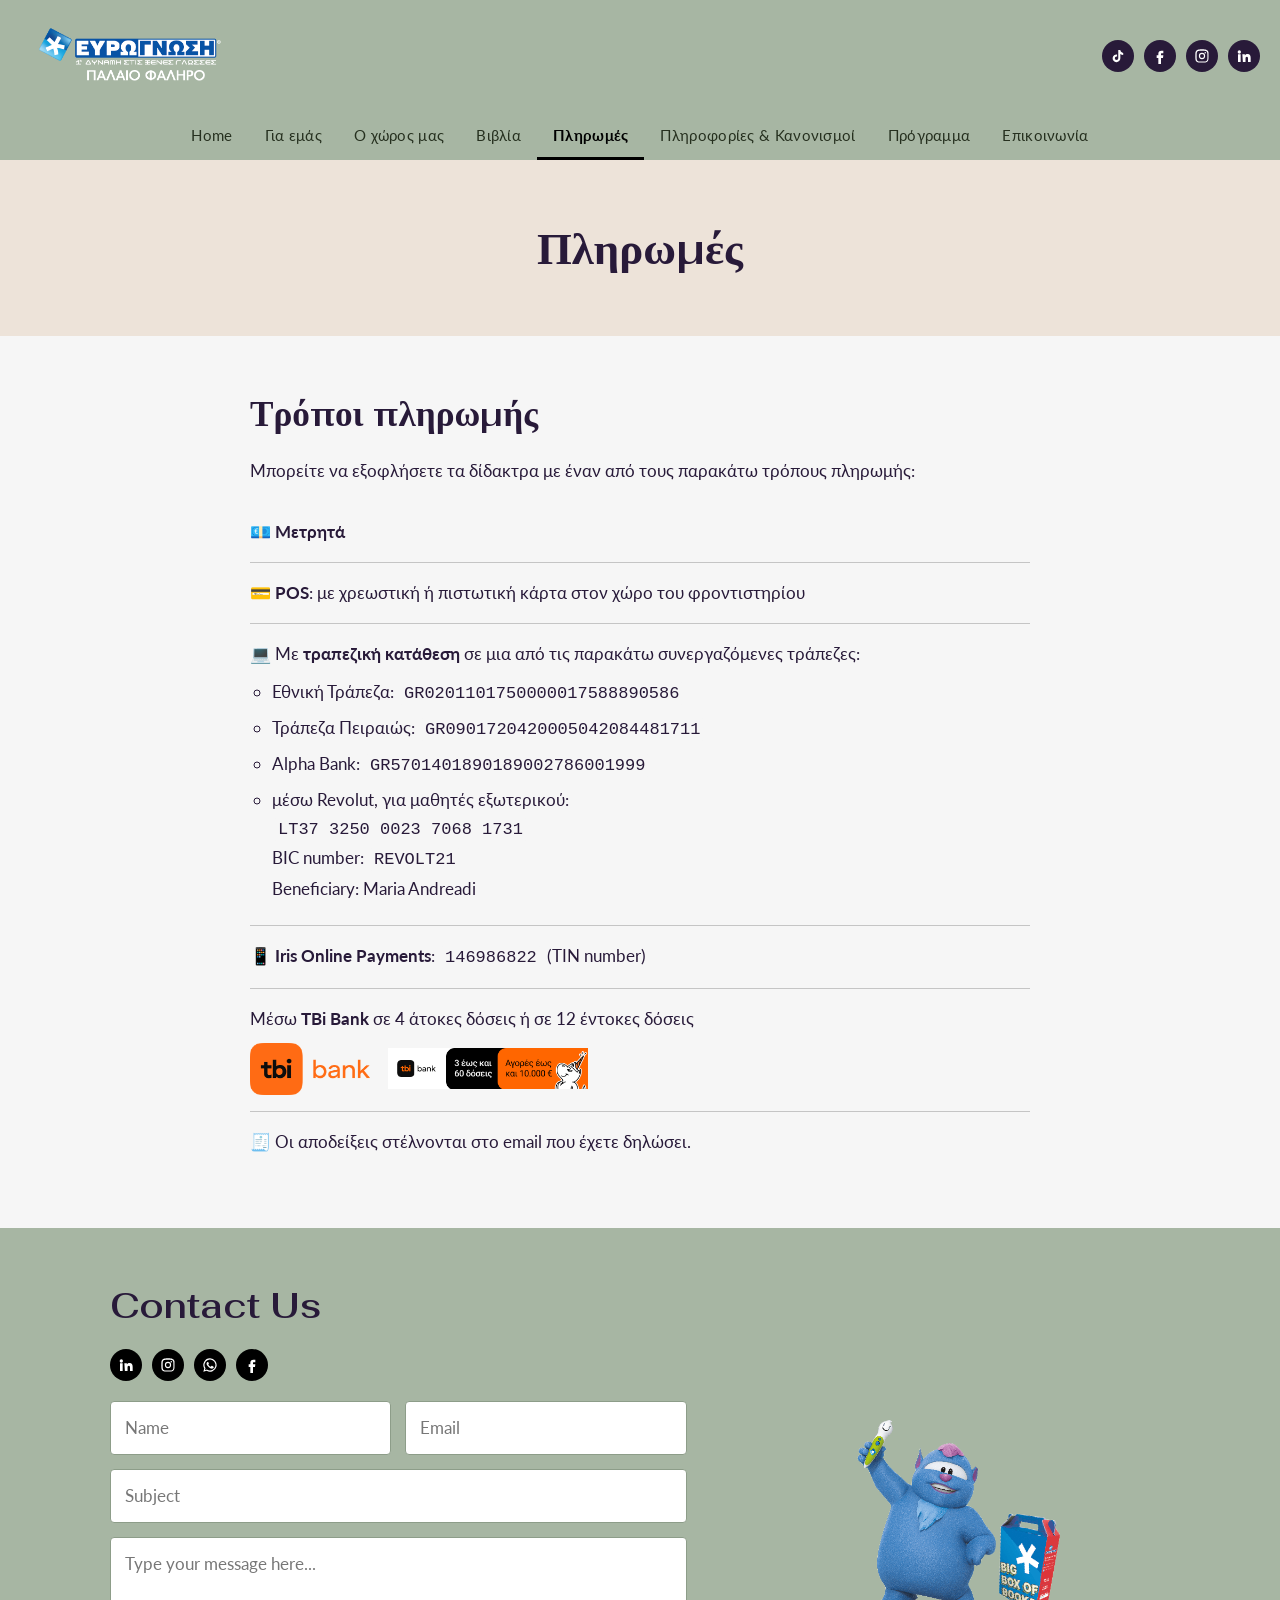
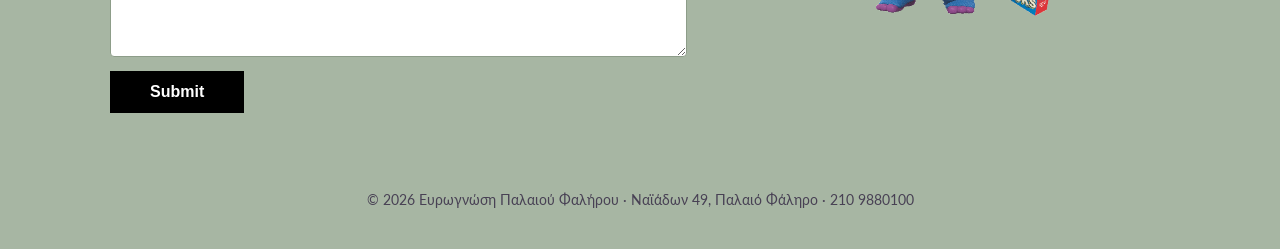
<file: payments.html>
<!DOCTYPE html>
<html lang="el">
<head>
  <meta charset="utf-8">
  <meta name="viewport" content="width=device-width, initial-scale=1">
  <title>Πληρωμές | www.eurognosifaliro.com</title>
  <meta name="description" content="Ευρωγνώση Παλαιού Φαλήρου – Κέντρο Ξένων Γλωσσών">
  <link rel="icon" type="image/png" href="images/favicon.png">
  <link rel="preconnect" href="https://fonts.googleapis.com">
  <link rel="preconnect" href="https://fonts.gstatic.com" crossorigin>
  <link href="https://fonts.googleapis.com/css2?family=Fahkwang:wght@400;600&family=Lato:wght@300;400;700&display=swap" rel="stylesheet">
  <link rel="stylesheet" href="css/style.css">
</head>
<body>
  <header class="site-header">
    <div class="header-top">
      <a class="logo" href="index.html"><img src="images/logo.png" alt="ΕΥΡΩΓΝΩΣΗ Παλαιού Φαλήρου" width="220" height="91"></a>
      <ul class="social"><li><a href="https://www.tiktok.com/@eurognosi_faliro" target="_blank" rel="noopener" aria-label="TikTok"><svg viewBox="0 0 24 24" aria-hidden="true"><path d="M16.6 5.8A4.3 4.3 0 0 1 15.5 3h-3.1v12.4a2.6 2.6 0 1 1-2.6-2.6c.3 0 .5 0 .8.1V9.7a5.8 5.8 0 1 0 4.9 5.7V9.1a7.4 7.4 0 0 0 4.3 1.4V7.4a4.3 4.3 0 0 1-3.2-1.6z"/></svg></a></li><li><a href="https://www.facebook.com/eurognosifalirou" target="_blank" rel="noopener" aria-label="Facebook"><svg viewBox="0 0 24 24" aria-hidden="true"><path d="M14 8h3V4h-3c-2.8 0-4.5 1.8-4.5 4.6V11H7v4h2.5v9h4v-9h3l.5-4h-3.5V8.8c0-.5.3-.8.5-.8z"/></svg></a></li><li><a href="https://www.instagram.com/eurognosifalirou/" target="_blank" rel="noopener" aria-label="Instagram"><svg viewBox="0 0 24 24" aria-hidden="true"><path d="M12 7.3A4.7 4.7 0 1 0 12 16.7 4.7 4.7 0 0 0 12 7.3zm0 7.7a3 3 0 1 1 0-6 3 3 0 0 1 0 6zm6-7.9a1.1 1.1 0 1 1-2.2 0 1.1 1.1 0 0 1 2.2 0zM21.9 8c-.1-1.6-.4-3-1.6-4.2S17.6 2.2 16 2.1C14.4 2 9.6 2 8 2.1 6.4 2.2 5 2.5 3.8 3.7S2.2 6.4 2.1 8C2 9.6 2 14.4 2.1 16c.1 1.6.4 3 1.6 4.2s2.6 1.5 4.2 1.6c1.6.1 6.4.1 8 0 1.6-.1 3-.4 4.2-1.6s1.5-2.6 1.6-4.2c.1-1.6.1-6.4 0-8zM19.8 18a3.2 3.2 0 0 1-1.8 1.8c-1.3.5-4.3.4-5.9.4s-4.6.1-5.9-.4A3.2 3.2 0 0 1 4.4 18c-.5-1.3-.4-4.3-.4-5.9s-.1-4.6.4-5.9A3.2 3.2 0 0 1 6.2 4.4C7.5 3.9 10.5 4 12 4s4.6-.1 5.9.4a3.2 3.2 0 0 1 1.8 1.8c.5 1.3.4 4.3.4 5.9s.2 4.6-.3 5.9z"/></svg></a></li><li><a href="https://www.linkedin.com/in/maria-andreadi-55410315a/" target="_blank" rel="noopener" aria-label="LinkedIn"><svg viewBox="0 0 24 24" aria-hidden="true"><path d="M4.98 3.5a2.5 2.5 0 1 1 0 5 2.5 2.5 0 0 1 0-5zM3 9.5h4V21H3zM9.5 9.5h3.8v1.6h.1c.5-1 1.8-2 3.8-2 4 0 4.8 2.6 4.8 6V21h-4v-5.2c0-1.2 0-2.8-1.7-2.8s-2 1.3-2 2.7V21h-4z"/></svg></a></li></ul>
      <button class="nav-toggle" aria-label="Μενού" aria-expanded="false"><span></span><span></span><span></span></button>
    </div>
    <nav class="main-nav" aria-label="Κύριο μενού">
      <ul>
          <li><a href="index.html">Home</a></li>
          <li><a href="about.html">Για εμάς</a></li>
          <li><a href="our-space.html">Ο χώρος μας</a></li>
          <li><a href="books.html">Βιβλία</a><ul class="submenu"><li><a href="https://www.eurognosibooks.com/shop/category/4/index.html" target="_blank" rel="noopener">books</a></li></ul></li>
          <li><a href="payments.html" class="active" aria-current="page">Πληρωμές</a></li>
          <li><a href="info.html">Πληροφορίες &amp; Κανονισμοί</a></li>
          <li><a href="schedule.html">Πρόγραμμα</a></li>
          <li><a href="contact.html">Επικοινωνία</a></li>
      </ul>
    </nav>
  </header>

  <main>
    <div class="page-banner"><h1>Πληρωμές</h1></div>
    <section>
      <div class="container prose">
        <h2>Τρόποι πληρωμής</h2>
        <p>Μπορείτε να εξοφλήσετε τα δίδακτρα με έναν από τους παρακάτω τρόπους πληρωμής:</p>
        <ul class="pay-list">
          <li>💶 <strong>Μετρητά</strong></li>
          <li>💳 <strong>POS</strong>: με χρεωστική ή πιστωτική κάρτα στον χώρο του φροντιστηρίου</li>
          <li>💻 Mε <strong>τραπεζική κατάθεση</strong> σε μια από τις παρακάτω συνεργαζόμενες τράπεζες:
            <ul class="banks">
              <li>Εθνική Τράπεζα: <span class="iban">GR0201101750000017588890586</span></li>
              <li>Τράπεζα Πειραιώς: <span class="iban">GR0901720420005042084481711</span></li>
              <li>Alpha Bank: <span class="iban">GR5701401890189002786001999</span></li>
              <li>μέσω Revolut, για μαθητές εξωτερικού:<br>
                <span class="iban">LT37 3250 0023 7068 1731</span><br>
                BIC number: <span class="iban">REVOLT21</span><br>
                Beneficiary: Maria Andreadi</li>
            </ul>
          </li>
          <li>📱 <strong>Iris Online Payments</strong>: <span class="iban">146986822</span> (TIN number)</li>
          <li>Μέσω <strong>TBi Bank</strong> σε 4 άτοκες δόσεις ή σε 12 έντοκες δόσεις
            <div class="tbi">
              <img class="tbi-logo" src="images/tbi-logo.png" alt="tbi bank" width="400" height="175">
              <img class="tbi-banner" src="images/tbi-banner.png" alt="Έντοκες δόσεις tbi bank" width="365" height="75">
            </div>
          </li>
          <li>🧾 Οι αποδείξεις στέλνονται στο email που έχετε δηλώσει.</li>
        </ul>
      </div>
    </section>
  </main>

  <footer class="site-footer">
    <div class="container footer-grid">
      <div>
        <h2>Contact Us</h2>
        <ul class="social"><li><a href="https://www.linkedin.com/in/maria-andreadi-55410315a/" target="_blank" rel="noopener" aria-label="LinkedIn"><svg viewBox="0 0 24 24" aria-hidden="true"><path d="M4.98 3.5a2.5 2.5 0 1 1 0 5 2.5 2.5 0 0 1 0-5zM3 9.5h4V21H3zM9.5 9.5h3.8v1.6h.1c.5-1 1.8-2 3.8-2 4 0 4.8 2.6 4.8 6V21h-4v-5.2c0-1.2 0-2.8-1.7-2.8s-2 1.3-2 2.7V21h-4z"/></svg></a></li><li><a href="https://www.instagram.com/eurognosifalirou/" target="_blank" rel="noopener" aria-label="Instagram"><svg viewBox="0 0 24 24" aria-hidden="true"><path d="M12 7.3A4.7 4.7 0 1 0 12 16.7 4.7 4.7 0 0 0 12 7.3zm0 7.7a3 3 0 1 1 0-6 3 3 0 0 1 0 6zm6-7.9a1.1 1.1 0 1 1-2.2 0 1.1 1.1 0 0 1 2.2 0zM21.9 8c-.1-1.6-.4-3-1.6-4.2S17.6 2.2 16 2.1C14.4 2 9.6 2 8 2.1 6.4 2.2 5 2.5 3.8 3.7S2.2 6.4 2.1 8C2 9.6 2 14.4 2.1 16c.1 1.6.4 3 1.6 4.2s2.6 1.5 4.2 1.6c1.6.1 6.4.1 8 0 1.6-.1 3-.4 4.2-1.6s1.5-2.6 1.6-4.2c.1-1.6.1-6.4 0-8zM19.8 18a3.2 3.2 0 0 1-1.8 1.8c-1.3.5-4.3.4-5.9.4s-4.6.1-5.9-.4A3.2 3.2 0 0 1 4.4 18c-.5-1.3-.4-4.3-.4-5.9s-.1-4.6.4-5.9A3.2 3.2 0 0 1 6.2 4.4C7.5 3.9 10.5 4 12 4s4.6-.1 5.9.4a3.2 3.2 0 0 1 1.8 1.8c.5 1.3.4 4.3.4 5.9s.2 4.6-.3 5.9z"/></svg></a></li><li><a href="tel:+306947251760" target="_blank" rel="noopener" aria-label="WhatsApp"><svg viewBox="0 0 24 24" aria-hidden="true"><path d="M12 2a10 10 0 0 0-8.6 15.1L2 22l5-1.3A10 10 0 1 0 12 2zm0 18.2a8.2 8.2 0 0 1-4.2-1.1l-.3-.2-3 .8.8-2.9-.2-.3A8.2 8.2 0 1 1 12 20.2zm4.5-6.1c-.2-.1-1.5-.7-1.7-.8s-.4-.1-.6.1-.7.8-.8 1-.3.2-.5.1a6.7 6.7 0 0 1-3.3-2.9c-.3-.4.2-.4.7-1.4.1-.2 0-.3 0-.4l-.8-1.8c-.2-.5-.4-.4-.6-.4h-.5a1 1 0 0 0-.7.3 3 3 0 0 0-.9 2.2 5.1 5.1 0 0 0 1.1 2.7 11.6 11.6 0 0 0 4.5 4c1.7.7 2.3.8 3.2.6a2.7 2.7 0 0 0 1.8-1.3 2.2 2.2 0 0 0 .2-1.3c-.1-.1-.3-.2-.5-.3z"/></svg></a></li><li><a href="https://www.facebook.com/eurognosifalirou/" target="_blank" rel="noopener" aria-label="Facebook"><svg viewBox="0 0 24 24" aria-hidden="true"><path d="M14 8h3V4h-3c-2.8 0-4.5 1.8-4.5 4.6V11H7v4h2.5v9h4v-9h3l.5-4h-3.5V8.8c0-.5.3-.8.5-.8z"/></svg></a></li></ul>
        <form class="contact-form" data-to="palaiofaliro1@eurognosi.info">
          <input type="text" name="name" placeholder="Name" aria-label="Name" required>
          <input type="email" name="email" placeholder="Email" aria-label="Email" required>
          <input class="full" type="text" name="subject" placeholder="Subject" aria-label="Subject">
          <textarea class="full" name="message" placeholder="Type your message here..." aria-label="Message" required></textarea>
          <button class="btn" type="submit">Submit</button>
          <p class="form-msg" role="status"></p>
        </form>
      </div>
      <img class="footer-alf" src="images/alf.png" alt="Alf" width="600" height="374" loading="lazy">
    </div>
    <p class="copyright">&copy; <span id="year">2026</span> Ευρωγνώση Παλαιού Φαλήρου · Ναϊάδων 49, Παλαιό Φάληρο · 210 9880100</p>
  </footer>

  <script>document.getElementById('year').textContent = new Date().getFullYear();</script>
  <script src="js/main.js"></script>
</body>
</html>
</file>
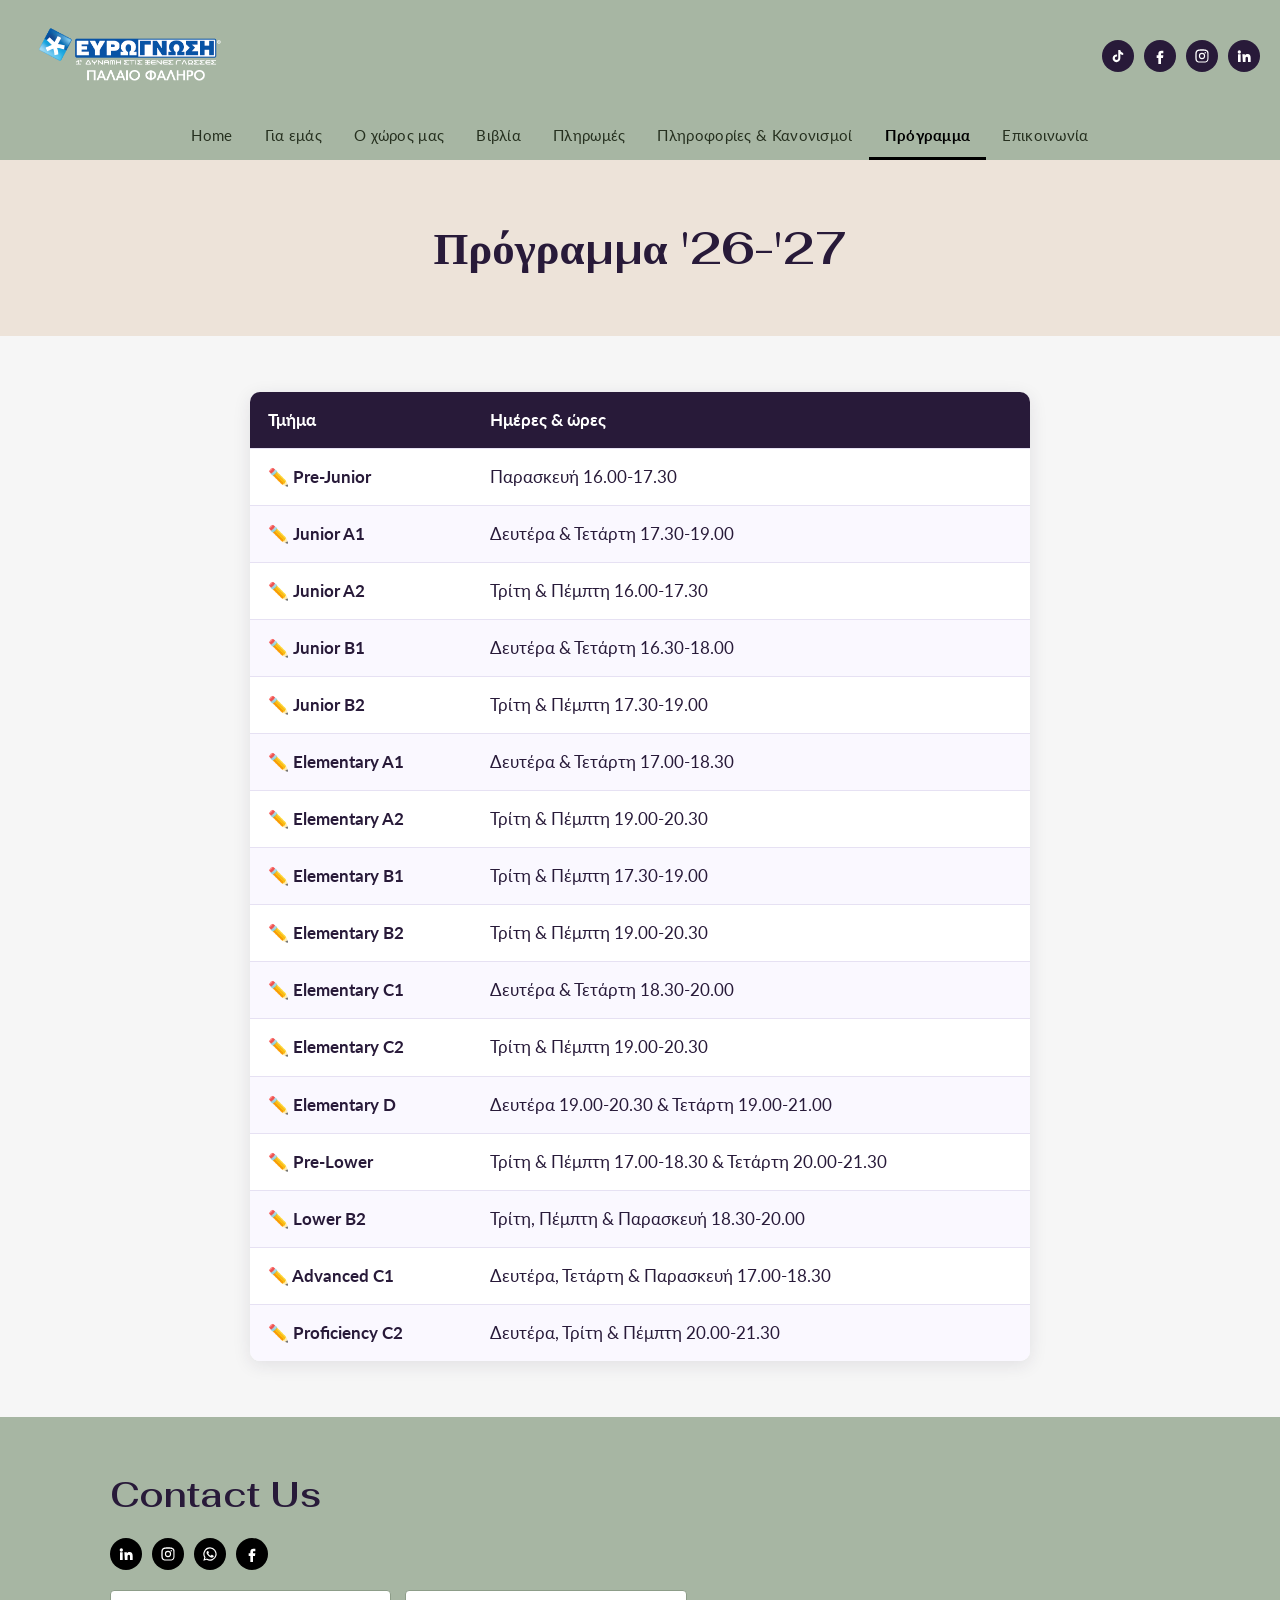
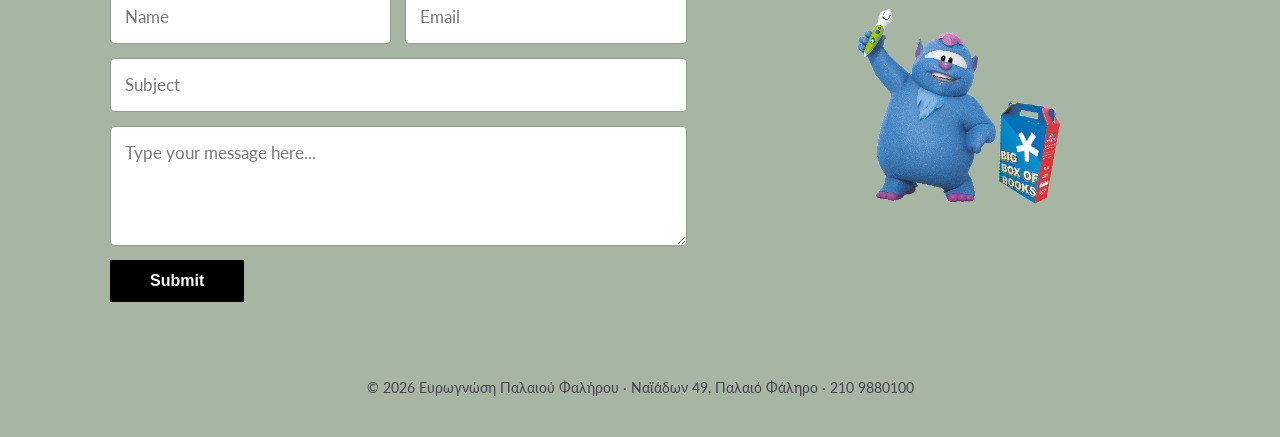
<file: schedule.html>
<!DOCTYPE html>
<html lang="el">
<head>
  <meta charset="utf-8">
  <meta name="viewport" content="width=device-width, initial-scale=1">
  <title>Πρόγραμμα | www.eurognosifaliro.com</title>
  <meta name="description" content="Ευρωγνώση Παλαιού Φαλήρου – Κέντρο Ξένων Γλωσσών">
  <link rel="icon" type="image/png" href="images/favicon.png">
  <link rel="preconnect" href="https://fonts.googleapis.com">
  <link rel="preconnect" href="https://fonts.gstatic.com" crossorigin>
  <link href="https://fonts.googleapis.com/css2?family=Fahkwang:wght@400;600&family=Lato:wght@300;400;700&display=swap" rel="stylesheet">
  <link rel="stylesheet" href="css/style.css">
</head>
<body>
  <header class="site-header">
    <div class="header-top">
      <a class="logo" href="index.html"><img src="images/logo.png" alt="ΕΥΡΩΓΝΩΣΗ Παλαιού Φαλήρου" width="220" height="91"></a>
      <ul class="social"><li><a href="https://www.tiktok.com/@eurognosi_faliro" target="_blank" rel="noopener" aria-label="TikTok"><svg viewBox="0 0 24 24" aria-hidden="true"><path d="M16.6 5.8A4.3 4.3 0 0 1 15.5 3h-3.1v12.4a2.6 2.6 0 1 1-2.6-2.6c.3 0 .5 0 .8.1V9.7a5.8 5.8 0 1 0 4.9 5.7V9.1a7.4 7.4 0 0 0 4.3 1.4V7.4a4.3 4.3 0 0 1-3.2-1.6z"/></svg></a></li><li><a href="https://www.facebook.com/eurognosifalirou" target="_blank" rel="noopener" aria-label="Facebook"><svg viewBox="0 0 24 24" aria-hidden="true"><path d="M14 8h3V4h-3c-2.8 0-4.5 1.8-4.5 4.6V11H7v4h2.5v9h4v-9h3l.5-4h-3.5V8.8c0-.5.3-.8.5-.8z"/></svg></a></li><li><a href="https://www.instagram.com/eurognosifalirou/" target="_blank" rel="noopener" aria-label="Instagram"><svg viewBox="0 0 24 24" aria-hidden="true"><path d="M12 7.3A4.7 4.7 0 1 0 12 16.7 4.7 4.7 0 0 0 12 7.3zm0 7.7a3 3 0 1 1 0-6 3 3 0 0 1 0 6zm6-7.9a1.1 1.1 0 1 1-2.2 0 1.1 1.1 0 0 1 2.2 0zM21.9 8c-.1-1.6-.4-3-1.6-4.2S17.6 2.2 16 2.1C14.4 2 9.6 2 8 2.1 6.4 2.2 5 2.5 3.8 3.7S2.2 6.4 2.1 8C2 9.6 2 14.4 2.1 16c.1 1.6.4 3 1.6 4.2s2.6 1.5 4.2 1.6c1.6.1 6.4.1 8 0 1.6-.1 3-.4 4.2-1.6s1.5-2.6 1.6-4.2c.1-1.6.1-6.4 0-8zM19.8 18a3.2 3.2 0 0 1-1.8 1.8c-1.3.5-4.3.4-5.9.4s-4.6.1-5.9-.4A3.2 3.2 0 0 1 4.4 18c-.5-1.3-.4-4.3-.4-5.9s-.1-4.6.4-5.9A3.2 3.2 0 0 1 6.2 4.4C7.5 3.9 10.5 4 12 4s4.6-.1 5.9.4a3.2 3.2 0 0 1 1.8 1.8c.5 1.3.4 4.3.4 5.9s.2 4.6-.3 5.9z"/></svg></a></li><li><a href="https://www.linkedin.com/in/maria-andreadi-55410315a/" target="_blank" rel="noopener" aria-label="LinkedIn"><svg viewBox="0 0 24 24" aria-hidden="true"><path d="M4.98 3.5a2.5 2.5 0 1 1 0 5 2.5 2.5 0 0 1 0-5zM3 9.5h4V21H3zM9.5 9.5h3.8v1.6h.1c.5-1 1.8-2 3.8-2 4 0 4.8 2.6 4.8 6V21h-4v-5.2c0-1.2 0-2.8-1.7-2.8s-2 1.3-2 2.7V21h-4z"/></svg></a></li></ul>
      <button class="nav-toggle" aria-label="Μενού" aria-expanded="false"><span></span><span></span><span></span></button>
    </div>
    <nav class="main-nav" aria-label="Κύριο μενού">
      <ul>
          <li><a href="index.html">Home</a></li>
          <li><a href="about.html">Για εμάς</a></li>
          <li><a href="our-space.html">Ο χώρος μας</a></li>
          <li><a href="books.html">Βιβλία</a><ul class="submenu"><li><a href="https://www.eurognosibooks.com/shop/category/4/index.html" target="_blank" rel="noopener">books</a></li></ul></li>
          <li><a href="payments.html">Πληρωμές</a></li>
          <li><a href="info.html">Πληροφορίες &amp; Κανονισμοί</a></li>
          <li><a href="schedule.html" class="active" aria-current="page">Πρόγραμμα</a></li>
          <li><a href="contact.html">Επικοινωνία</a></li>
      </ul>
    </nav>
  </header>

  <main>
    <div class="page-banner"><h1>Πρόγραμμα '26-'27</h1></div>
    <section class="section-alt">
      <div class="container prose">
        <table class="schedule">
          <thead><tr><th>Τμήμα</th><th>Ημέρες &amp; ώρες</th></tr></thead>
          <tbody>
            <tr><td>✏️ Pre-Junior</td><td>Παρασκευή 16.00-17.30</td></tr>
            <tr><td>✏️ Junior A1</td><td>Δευτέρα &amp; Τετάρτη 17.30-19.00</td></tr>
            <tr><td>✏️ Junior A2</td><td>Τρίτη &amp; Πέμπτη 16.00-17.30</td></tr>
            <tr><td>✏️ Junior B1</td><td>Δευτέρα &amp; Τετάρτη 16.30-18.00</td></tr>
            <tr><td>✏️ Junior B2</td><td>Τρίτη &amp; Πέμπτη 17.30-19.00</td></tr>
            <tr><td>✏️ Elementary A1</td><td>Δευτέρα &amp; Τετάρτη 17.00-18.30</td></tr>
            <tr><td>✏️ Elementary A2</td><td>Τρίτη &amp; Πέμπτη 19.00-20.30</td></tr>
            <tr><td>✏️ Elementary B1</td><td>Τρίτη &amp; Πέμπτη 17.30-19.00</td></tr>
            <tr><td>✏️ Elementary B2</td><td>Τρίτη &amp; Πέμπτη 19.00-20.30</td></tr>
            <tr><td>✏️ Elementary C1</td><td>Δευτέρα &amp; Τετάρτη 18.30-20.00</td></tr>
            <tr><td>✏️ Elementary C2</td><td>Τρίτη &amp; Πέμπτη 19.00-20.30</td></tr>
            <tr><td>✏️ Elementary D</td><td>Δευτέρα 19.00-20.30 &amp; Τετάρτη 19.00-21.00</td></tr>
            <tr><td>✏️ Pre-Lower</td><td>Τρίτη &amp; Πέμπτη 17.00-18.30 &amp; Τετάρτη 20.00-21.30</td></tr>
            <tr><td>✏️ Lower B2</td><td>Τρίτη, Πέμπτη &amp; Παρασκευή 18.30-20.00</td></tr>
            <tr><td>✏️ Advanced C1</td><td>Δευτέρα, Τετάρτη &amp; Παρασκευή 17.00-18.30</td></tr>
            <tr><td>✏️ Proficiency C2</td><td>Δευτέρα, Τρίτη &amp; Πέμπτη 20.00-21.30</td></tr>
          </tbody>
        </table>
      </div>
    </section>
  </main>

  <footer class="site-footer">
    <div class="container footer-grid">
      <div>
        <h2>Contact Us</h2>
        <ul class="social"><li><a href="https://www.linkedin.com/in/maria-andreadi-55410315a/" target="_blank" rel="noopener" aria-label="LinkedIn"><svg viewBox="0 0 24 24" aria-hidden="true"><path d="M4.98 3.5a2.5 2.5 0 1 1 0 5 2.5 2.5 0 0 1 0-5zM3 9.5h4V21H3zM9.5 9.5h3.8v1.6h.1c.5-1 1.8-2 3.8-2 4 0 4.8 2.6 4.8 6V21h-4v-5.2c0-1.2 0-2.8-1.7-2.8s-2 1.3-2 2.7V21h-4z"/></svg></a></li><li><a href="https://www.instagram.com/eurognosifalirou/" target="_blank" rel="noopener" aria-label="Instagram"><svg viewBox="0 0 24 24" aria-hidden="true"><path d="M12 7.3A4.7 4.7 0 1 0 12 16.7 4.7 4.7 0 0 0 12 7.3zm0 7.7a3 3 0 1 1 0-6 3 3 0 0 1 0 6zm6-7.9a1.1 1.1 0 1 1-2.2 0 1.1 1.1 0 0 1 2.2 0zM21.9 8c-.1-1.6-.4-3-1.6-4.2S17.6 2.2 16 2.1C14.4 2 9.6 2 8 2.1 6.4 2.2 5 2.5 3.8 3.7S2.2 6.4 2.1 8C2 9.6 2 14.4 2.1 16c.1 1.6.4 3 1.6 4.2s2.6 1.5 4.2 1.6c1.6.1 6.4.1 8 0 1.6-.1 3-.4 4.2-1.6s1.5-2.6 1.6-4.2c.1-1.6.1-6.4 0-8zM19.8 18a3.2 3.2 0 0 1-1.8 1.8c-1.3.5-4.3.4-5.9.4s-4.6.1-5.9-.4A3.2 3.2 0 0 1 4.4 18c-.5-1.3-.4-4.3-.4-5.9s-.1-4.6.4-5.9A3.2 3.2 0 0 1 6.2 4.4C7.5 3.9 10.5 4 12 4s4.6-.1 5.9.4a3.2 3.2 0 0 1 1.8 1.8c.5 1.3.4 4.3.4 5.9s.2 4.6-.3 5.9z"/></svg></a></li><li><a href="tel:+306947251760" target="_blank" rel="noopener" aria-label="WhatsApp"><svg viewBox="0 0 24 24" aria-hidden="true"><path d="M12 2a10 10 0 0 0-8.6 15.1L2 22l5-1.3A10 10 0 1 0 12 2zm0 18.2a8.2 8.2 0 0 1-4.2-1.1l-.3-.2-3 .8.8-2.9-.2-.3A8.2 8.2 0 1 1 12 20.2zm4.5-6.1c-.2-.1-1.5-.7-1.7-.8s-.4-.1-.6.1-.7.8-.8 1-.3.2-.5.1a6.7 6.7 0 0 1-3.3-2.9c-.3-.4.2-.4.7-1.4.1-.2 0-.3 0-.4l-.8-1.8c-.2-.5-.4-.4-.6-.4h-.5a1 1 0 0 0-.7.3 3 3 0 0 0-.9 2.2 5.1 5.1 0 0 0 1.1 2.7 11.6 11.6 0 0 0 4.5 4c1.7.7 2.3.8 3.2.6a2.7 2.7 0 0 0 1.8-1.3 2.2 2.2 0 0 0 .2-1.3c-.1-.1-.3-.2-.5-.3z"/></svg></a></li><li><a href="https://www.facebook.com/eurognosifalirou/" target="_blank" rel="noopener" aria-label="Facebook"><svg viewBox="0 0 24 24" aria-hidden="true"><path d="M14 8h3V4h-3c-2.8 0-4.5 1.8-4.5 4.6V11H7v4h2.5v9h4v-9h3l.5-4h-3.5V8.8c0-.5.3-.8.5-.8z"/></svg></a></li></ul>
        <form class="contact-form" data-to="palaiofaliro1@eurognosi.info">
          <input type="text" name="name" placeholder="Name" aria-label="Name" required>
          <input type="email" name="email" placeholder="Email" aria-label="Email" required>
          <input class="full" type="text" name="subject" placeholder="Subject" aria-label="Subject">
          <textarea class="full" name="message" placeholder="Type your message here..." aria-label="Message" required></textarea>
          <button class="btn" type="submit">Submit</button>
          <p class="form-msg" role="status"></p>
        </form>
      </div>
      <img class="footer-alf" src="images/alf.png" alt="Alf" width="600" height="374" loading="lazy">
    </div>
    <p class="copyright">&copy; <span id="year">2026</span> Ευρωγνώση Παλαιού Φαλήρου · Ναϊάδων 49, Παλαιό Φάληρο · 210 9880100</p>
  </footer>

  <script>document.getElementById('year').textContent = new Date().getFullYear();</script>
  <script src="js/main.js"></script>
</body>
</html>
</file>
<file: css/style.css>
:root {
  --purple-dark: #281a39;
  --purple: #4720b7;
  --purple-mid: #907acf;
  --purple-light: #b8a7e7;
  --blue: #1452a6;
  --grey-bg: #f6f6f6;
  --sage: #a7b6a3;
  --sage-dark: #8d9d89;
  --yellow: #ffef98;
  --beige: #ede3d9;
  --grey-line: #c5c5c5;
  --text: #281a39;
  --muted: #626262;
  --white: #ffffff;
  --radius: 10px;
  --maxw: 1100px;
}

* { box-sizing: border-box; }

html { scroll-behavior: smooth; }

body {
  margin: 0;
  font-family: "Lato", Arial, Helvetica, sans-serif;
  font-size: 17px;
  line-height: 1.65;
  color: var(--text);
  background: var(--grey-bg);
}

img { max-width: 100%; height: auto; display: block; }

a { color: var(--purple); }
a:hover { color: var(--purple-dark); }

h1, h2, h3 {
  font-family: "Fahkwang", Georgia, serif;
  font-weight: 600;
  line-height: 1.25;
  margin: 0 0 .6em;
}
h1 { font-size: clamp(2rem, 4vw, 2.8rem); }
h2 { font-size: clamp(1.6rem, 3vw, 2.2rem); }
h3 { font-size: 1.3rem; }

.container {
  width: 100%;
  max-width: var(--maxw);
  margin: 0 auto;
  padding: 0 20px;
}

/* ---------- Header ---------- */
.site-header {
  background: var(--sage);
  position: sticky;
  top: 0;
  z-index: 50;
}
.header-top {
  display: flex;
  align-items: center;
  justify-content: space-between;
  gap: 16px;
  padding: 10px 20px;
}
.logo img { width: 220px; }

.social {
  display: flex;
  gap: 10px;
  list-style: none;
  margin: 0;
  padding: 0;
}
.social a {
  display: inline-flex;
  width: 32px;
  height: 32px;
  align-items: center;
  justify-content: center;
  border-radius: 50%;
  background: var(--purple-dark);
  color: var(--white);
  transition: background .2s;
}
.social a:hover { background: var(--purple); color: var(--white); }
.social svg { width: 16px; height: 16px; fill: currentColor; }

.nav-toggle {
  display: none;
  background: none;
  border: 0;
  padding: 8px;
  cursor: pointer;
}
.nav-toggle span {
  display: block;
  width: 26px;
  height: 3px;
  margin: 5px 0;
  background: var(--purple-dark);
  border-radius: 2px;
}

.main-nav ul {
  list-style: none;
  margin: 0;
  padding: 0;
  display: flex;
  flex-wrap: wrap;
  justify-content: center;
}
.main-nav li { position: relative; }
.main-nav a {
  display: block;
  padding: 12px 16px;
  text-decoration: none;
  color: #26301f;
  font-size: 15px;
  letter-spacing: .02em;
}
.main-nav a:hover { color: var(--white); }
.main-nav a.active { color: #000; font-weight: 700; box-shadow: inset 0 -3px 0 #000; }

.main-nav .submenu {
  display: none;
  position: absolute;
  left: 0;
  top: 100%;
  min-width: 160px;
  background: var(--sage);
  border: 1px solid var(--sage-dark);
  flex-direction: column;
}
.main-nav li:hover > .submenu,
.main-nav li:focus-within > .submenu { display: flex; }

/* ---------- Page banner ---------- */
.page-banner {
  background: var(--beige);
  color: var(--purple-dark);
  text-align: center;
  padding: 60px 20px;
}
.page-banner h1 { margin: 0; }

main section { padding: 56px 0; }
.section-alt { background: var(--grey-bg); }
.section-home { background: var(--sage); }

/* ---------- Home ---------- */
.home-grid {
  max-width: 640px;
  text-align: center;
}
.home-grid .poster { margin: 0 auto; }
.news-award h3 { color: var(--text); margin-bottom: .3em; }
.news-award p { font-style: italic; margin: 0 0 18px; }
.news-award .poster { max-width: 420px; width: 100%; }
.greetings {
  margin: 0 0 14px;
  font-size: 14px;
  font-weight: 700;
  letter-spacing: .12em;
  color: var(--purple-dark);
  opacity: .75;
}
/* speech bubble */
.home-heading {
  position: relative;
  display: inline-block;
  background: var(--yellow);
  border: 2px solid var(--purple-dark);
  border-radius: 60px;
  padding: 20px 56px 18px;
  margin-bottom: 1.4em;
  text-align: center;
  letter-spacing: .03em;
  box-shadow: 7px 7px 0 var(--purple-dark);
}
.home-heading::after {
  content: "";
  position: absolute;
  left: 48px;
  bottom: -13px;
  width: 22px;
  height: 22px;
  background: var(--yellow);
  border-right: 2px solid var(--purple-dark);
  border-bottom: 2px solid var(--purple-dark);
  box-shadow: 5px 5px 0 var(--purple-dark);
  transform: rotate(45deg);
}
.home-heading .sub {
  display: flex;
  align-items: center;
  justify-content: center;
  gap: 10px;
  margin-top: 4px;
  font-family: "Lato", Arial, sans-serif;
  font-size: .42em;
  font-weight: 700;
  letter-spacing: .2em;
  text-transform: uppercase;
  color: var(--purple);
}
.home-heading .sub::before,
.home-heading .sub::after {
  content: "";
  width: 26px;
  height: 2px;
  background: var(--purple-mid);
}
.card {
  background: var(--white);
  border-radius: var(--radius);
  box-shadow: 0 4px 18px rgba(40, 26, 57, .1);
  padding: 28px;
}
.apps {
  display: flex;
  justify-content: center;
  gap: 18px;
  margin-top: 16px;
}
.apps img {
  width: 100px;
  border-radius: 18px;
  transition: transform .2s, box-shadow .2s;
}
.app {
  display: flex;
  flex-direction: column;
  align-items: center;
  gap: 6px;
}
.app-link:hover img {
  transform: translateY(-3px);
  box-shadow: 0 6px 16px rgba(40, 26, 57, .25);
}
.stores { font-size: 13px; white-space: nowrap; }
.poster {
  border-radius: var(--radius);
  box-shadow: 0 4px 18px rgba(40, 26, 57, .15);
}

/* ---------- About ---------- */
.prose { max-width: 820px; margin: 0 auto; }
.prose h3 {
  color: var(--purple);
  margin-top: 1.8em;
}
.award-photos {
  display: grid;
  grid-template-columns: minmax(0, 9fr) minmax(0, 21.3fr);
  gap: 16px;
  align-items: center;
  margin-top: 24px;
}
.award-photos img {
  width: 100%;
  border-radius: var(--radius);
  box-shadow: 0 4px 18px rgba(40, 26, 57, .15);
}
.prose h3 { clear: both; }
.about-photo {
  float: right;
  width: 260px;
  border-radius: 50%;
  margin: 6px 0 16px 28px;
  shape-outside: circle(50%);
  shape-margin: 12px;
}
@media (max-width: 640px) {
  .about-photo {
    float: none;
    width: 240px;
    margin: 0 auto 20px;
  }
}

/* ---------- Gallery ---------- */
.gallery {
  columns: 3 260px;
  column-gap: 16px;
}
.gallery a {
  display: block;
  margin-bottom: 16px;
  break-inside: avoid;
}
.gallery img {
  width: 100%;
  border-radius: var(--radius);
  transition: transform .25s, box-shadow .25s;
}
.gallery a:hover img {
  transform: translateY(-3px);
  box-shadow: 0 8px 22px rgba(40, 26, 57, .25);
}

.lightbox {
  position: fixed;
  inset: 0;
  background: rgba(20, 12, 30, .92);
  display: none;
  align-items: center;
  justify-content: center;
  z-index: 100;
  padding: 20px;
}
.lightbox.open { display: flex; }
.lightbox img {
  max-height: 90vh;
  max-width: 90vw;
  border-radius: 6px;
}
.lightbox button {
  position: absolute;
  background: none;
  border: 0;
  color: var(--white);
  font-size: 42px;
  cursor: pointer;
  padding: 10px 18px;
}
.lightbox .lb-close { top: 10px; right: 10px; }
.lightbox .lb-prev { left: 10px; }
.lightbox .lb-next { right: 10px; }

/* ---------- Books ---------- */
.books-grid {
  display: grid;
  grid-template-columns: 210px minmax(0, 1fr) 240px;
  gap: 40px;
  align-items: start;
}
.btn {
  display: inline-block;
  background: var(--purple);
  color: var(--white);
  padding: 12px 26px;
  border-radius: 30px;
  text-decoration: none;
  font-weight: 700;
  border: 0;
  cursor: pointer;
  font-size: 16px;
  transition: background .2s;
}
.btn:hover { background: var(--purple-dark); color: var(--white); }
.break-all { word-break: break-all; }

/* ---------- Payments ---------- */
.pay-list { list-style: none; padding: 0; margin: 0; }
.pay-list > li {
  padding: 16px 0;
  border-bottom: 1px solid var(--grey-line);
}
.pay-list > li:last-child { border-bottom: 0; }
.banks { margin: 10px 0 0; padding-left: 22px; }
.banks li { margin: 6px 0; }
.iban {
  font-family: Consolas, "Courier New", monospace;
  background: var(--grey-bg);
  padding: 2px 6px;
  border-radius: 4px;
  word-break: break-all;
}
.tbi {
  display: flex;
  align-items: center;
  gap: 18px;
  flex-wrap: wrap;
  margin-top: 10px;
}
.tbi .tbi-logo { width: 120px; }
.tbi .tbi-banner { width: 200px; }

/* ---------- Schedule ---------- */
.schedule {
  width: 100%;
  border-collapse: collapse;
  background: var(--white);
  border-radius: var(--radius);
  overflow: hidden;
  box-shadow: 0 4px 18px rgba(40, 26, 57, .1);
}
.schedule th,
.schedule td {
  text-align: left;
  padding: 14px 18px;
  border-bottom: 1px solid #e6e1f3;
}
.schedule th {
  background: var(--purple-dark);
  color: var(--white);
  font-weight: 700;
}
.schedule tr:last-child td { border-bottom: 0; }
.schedule td:first-child { font-weight: 700; white-space: nowrap; }
.schedule tbody tr:nth-child(even) { background: #faf8ff; }

/* ---------- Rules ---------- */
.rules h3 {
  margin-top: 1.6em;
  padding-bottom: .3em;
  border-bottom: 2px solid var(--purple-light);
}
.rules ul { padding-left: 22px; }
.rules li { margin: 6px 0; }
.downloads {
  display: flex;
  gap: 16px;
  flex-wrap: wrap;
  margin-top: 26px;
}
.download {
  display: flex;
  align-items: center;
  gap: 12px;
  padding: 14px 18px;
  border: 1px solid var(--grey-line);
  border-radius: var(--radius);
  text-decoration: none;
  color: var(--text);
  background: var(--white);
  max-width: 420px;
}
.download:hover { border-color: var(--purple); }
.download svg { width: 34px; height: 34px; flex: none; }

/* ---------- Contact page ---------- */
.contact-grid {
  display: grid;
  grid-template-columns: minmax(0, 1fr) minmax(0, 1fr);
  gap: 40px;
}
.contact-info dt {
  font-weight: 700;
  color: var(--purple);
  margin-top: 18px;
}
.contact-info dd { margin: 4px 0 0; }
.map {
  width: 100%;
  min-height: 360px;
  border: 0;
  border-radius: var(--radius);
}

/* ---------- Footer ---------- */
.site-footer {
  background: var(--sage);
  color: var(--purple-dark);
  padding: 56px 0 24px;
}
.site-footer a { color: var(--purple-dark); }
.footer-grid {
  display: grid;
  grid-template-columns: minmax(0, 1.3fr) minmax(0, 1fr);
  gap: 40px;
  align-items: center;
}
.site-footer .social a { background: #000; color: var(--white); }
.site-footer .social a:hover { background: var(--purple-dark); }

.contact-form {
  display: grid;
  grid-template-columns: 1fr 1fr;
  gap: 14px;
  margin-top: 20px;
}
.contact-form .full { grid-column: 1 / -1; }
.contact-form input,
.contact-form textarea {
  width: 100%;
  padding: 12px 14px;
  border: 1px solid var(--sage-dark);
  border-radius: 4px;
  background: var(--white);
  color: var(--text);
  font: inherit;
}
.contact-form input::placeholder,
.contact-form textarea::placeholder { color: #777; }
.contact-form textarea { min-height: 120px; resize: vertical; }
.contact-form .btn { background: #000; color: var(--white); border-radius: 0; padding: 12px 40px; justify-self: start; }
.contact-form .btn:hover { background: var(--purple-dark); }
.form-msg { grid-column: 1 / -1; margin: 0; color: var(--purple-dark); min-height: 1.2em; }

.footer-alf { max-width: 320px; margin-left: auto; }
.copyright {
  text-align: center;
  font-size: 14px;
  color: rgba(40, 26, 57, .75);
  margin-top: 40px;
}

/* ---------- Responsive ---------- */
@media (max-width: 860px) {
  .nav-toggle { display: block; }
  .header-top .social { display: none; }
  .main-nav { display: none; }
  .main-nav.open { display: block; }
  .main-nav ul { flex-direction: column; }
  .main-nav a { padding: 12px 20px; border-top: 1px solid var(--sage-dark); }
  .main-nav .submenu { display: flex; position: static; border: 0; }
  .main-nav .submenu a { padding-left: 40px; }
  .main-nav a.active { box-shadow: inset 4px 0 0 #000; }

  .books-grid,
  .contact-grid,
  .footer-grid { grid-template-columns: minmax(0, 1fr); }
  .books-grid .books-banner-1 { display: none; }
  .footer-alf { margin: 0 auto; }
  .logo img { width: 170px; }
}

@media (max-width: 520px) {
  body { font-size: 16px; }
  .contact-form { grid-template-columns: 1fr; }
  .schedule th, .schedule td { padding: 10px 10px; font-size: 15px; }
  .award-photos { grid-template-columns: minmax(0, 1fr); }
  .award-photos img { max-width: 360px; margin: 0 auto; }
}
</file>
